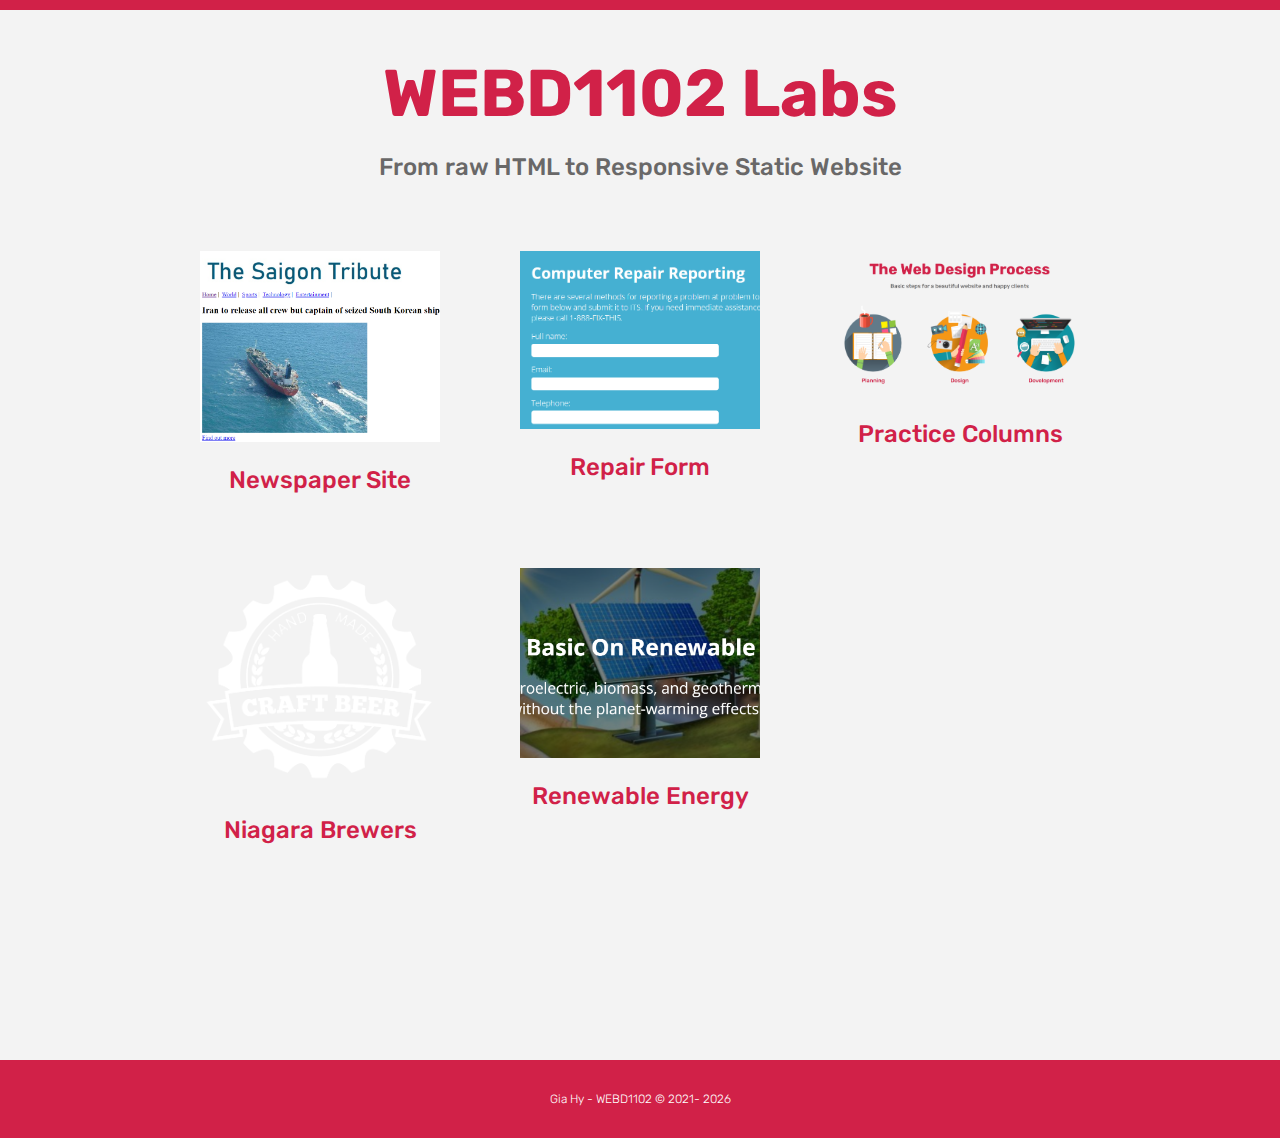
<file: index.html>
<!DOCTYPE html>
<html lang="en">

<head>
	<title>Assignment Three</title>
	<meta charset="utf-8">
	<meta content="width=device-width, initial-scale=1" name="viewport">
	<link rel="stylesheet" href="css/style.css">
</head>

<body>
	<header>
		<h1>WEBD1102 Labs</h1>
		<h2>From raw HTML to Responsive Static Website</h2>
	</header>
	<div class="many-columns">
		<div>
			<a href="Mini-newspaper-site/index.html">
				<img src="images/1-newspaper.png" alt="news site">
			</a>
			<h3>Newspaper Site</h3>
		</div>
		<div>
			<a href="Computer-repair-form/index.html">
				<img src="images/2-repair-form.png" alt="repair form">
			</a>
			<h3>Repair Form</h3>
		</div>
		<div>
			<a href="Implementing-columns/index.html">
				<img src="images/3-columns-practice.png" alt="website with columns">
			</a>
			<h3>Practice Columns</h3>
		</div>
		<div>
			<a href="Niagara-Craft-Brewers/index.html">
				<img src="images/4-beers.png" alt="beers">
			</a>
			<h3>Niagara Brewers</h3>
		</div>
		<div>
			<a href="Final-project/index.html">
				<img src="images/5-renewables.png" alt="energy">
			</a>
			<h3>Renewable Energy</h3>
		</div>
	</div>
	<footer>
		<p>Gia Hy - WEBD1102 &copy; 2021-
			<script>document.write(new Date().getFullYear());</script>
		</p>
	</footer>
</body>

</html>
</file>
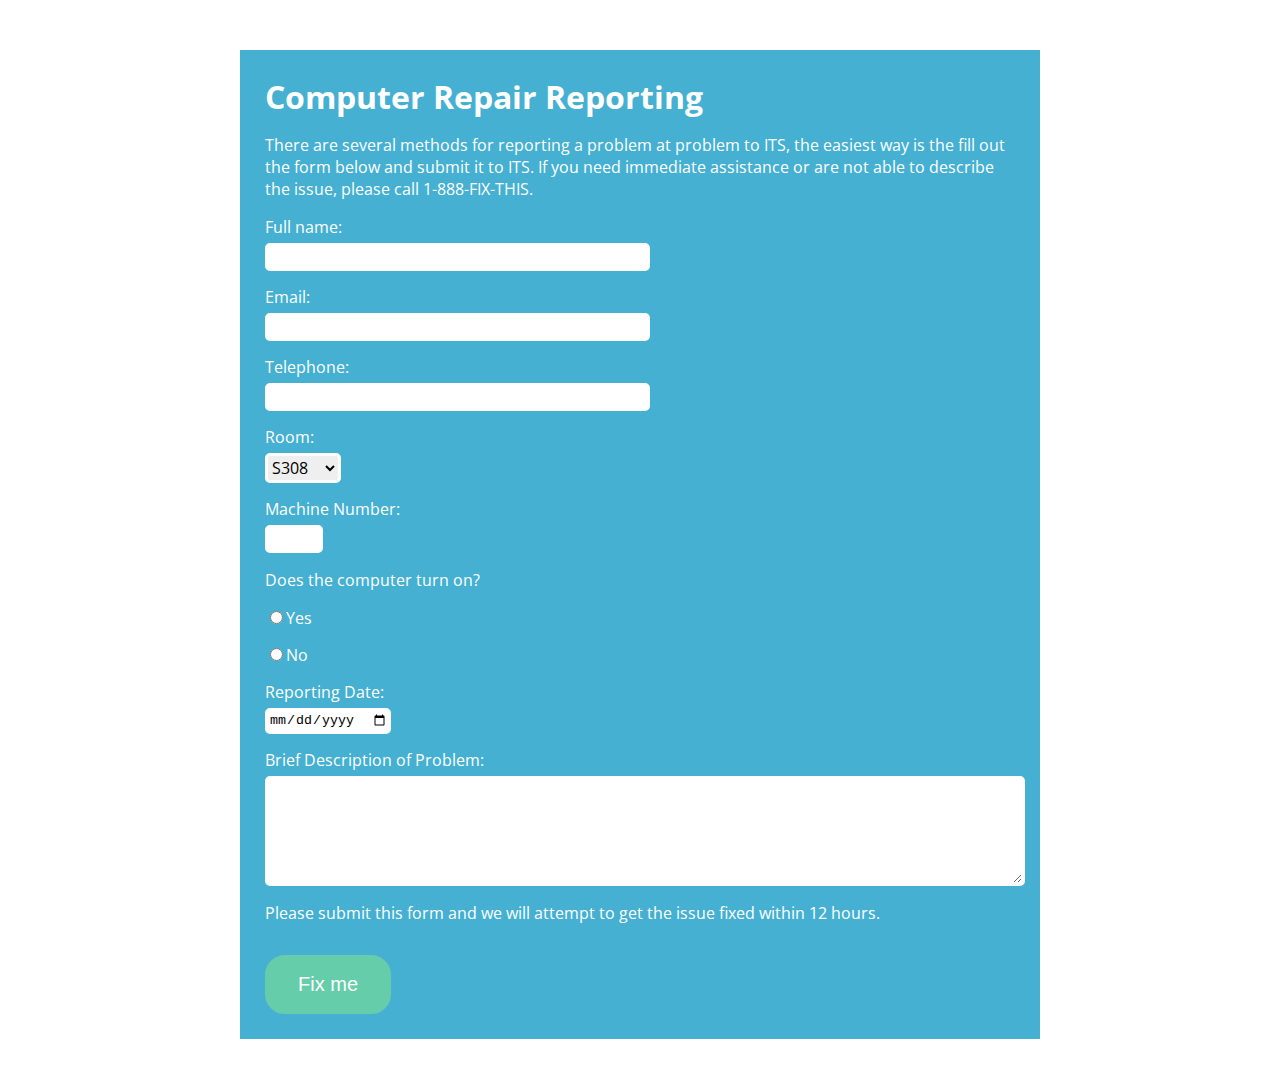
<file: Computer-repair-form/index.html>
<!DOCTYPE html>
<html lang="en">

<head>
	<title>Computer Repair Reporting</title>
	<meta charset="utf-8">
	<meta content="width=device-width, initial-scale=1" name="viewport">
	<link rel="stylesheet" href="css/style.css">
</head>

<body>
	<div id="container">
		<header>
			<h1>Computer Repair Reporting</h1>
		</header>
		<main>
			<!-- Repair report form -->
			<form action="https://webdevbasics.net/scripts/demo.php" method="post">
				<p>There are several methods for reporting a problem at problem to ITS, the easiest way is the fill out
					the form below and submit it to ITS. If you need immediate assistance or are not able to describe
					the issue, please call 1-888-FIX-THIS.</p>

				<div>
					<label for="fullname">Full name:</label>
					<input id="fullname" name="fullname" type="text" required>

					<label for="email">Email:</label>
					<input id="email" name="email" type="email" required>

					<label for="telephone">Telephone:</label>
					<input id="telephone" name="telephone" type="tel">

					<label for="room">Room:</label>
					<div class="select">
						<select id="room" name="room" form="roomlabel">
							<option value="s308">S308</option>
							<option value="s306">S306</option>
							<option value="l2">L2</option>
							<option value="me201">ME201</option>
							<option value="me215">ME215</option>
						</select>
					</div>

					<label for="machine-number">Machine Number:</label>
					<input id="machine-number" name="machine-number" type="number" min="1" max="15" required>

					<p>Does the computer turn on?</p>

					<label for="yes"><input id="yes" name="functional" type="radio" value="yes">Yes</label>

					<label for="no"><input id="no" name="functional" type="radio" value="no">No</label>

					<label for="date">Reporting Date:</label>
					<input id="date" name="date" type="date">

					<label for="description">Brief Description of Problem:</label>
					<textarea id="description" name="description"></textarea>
				</div>

				<p>Please submit this form and we will attempt to get the issue fixed within 12 hours.</p>

				<div>
					<input type="submit" value="Fix me">
				</div>
			</form>
		</main>
	</div>
</body>

</html>
</file>
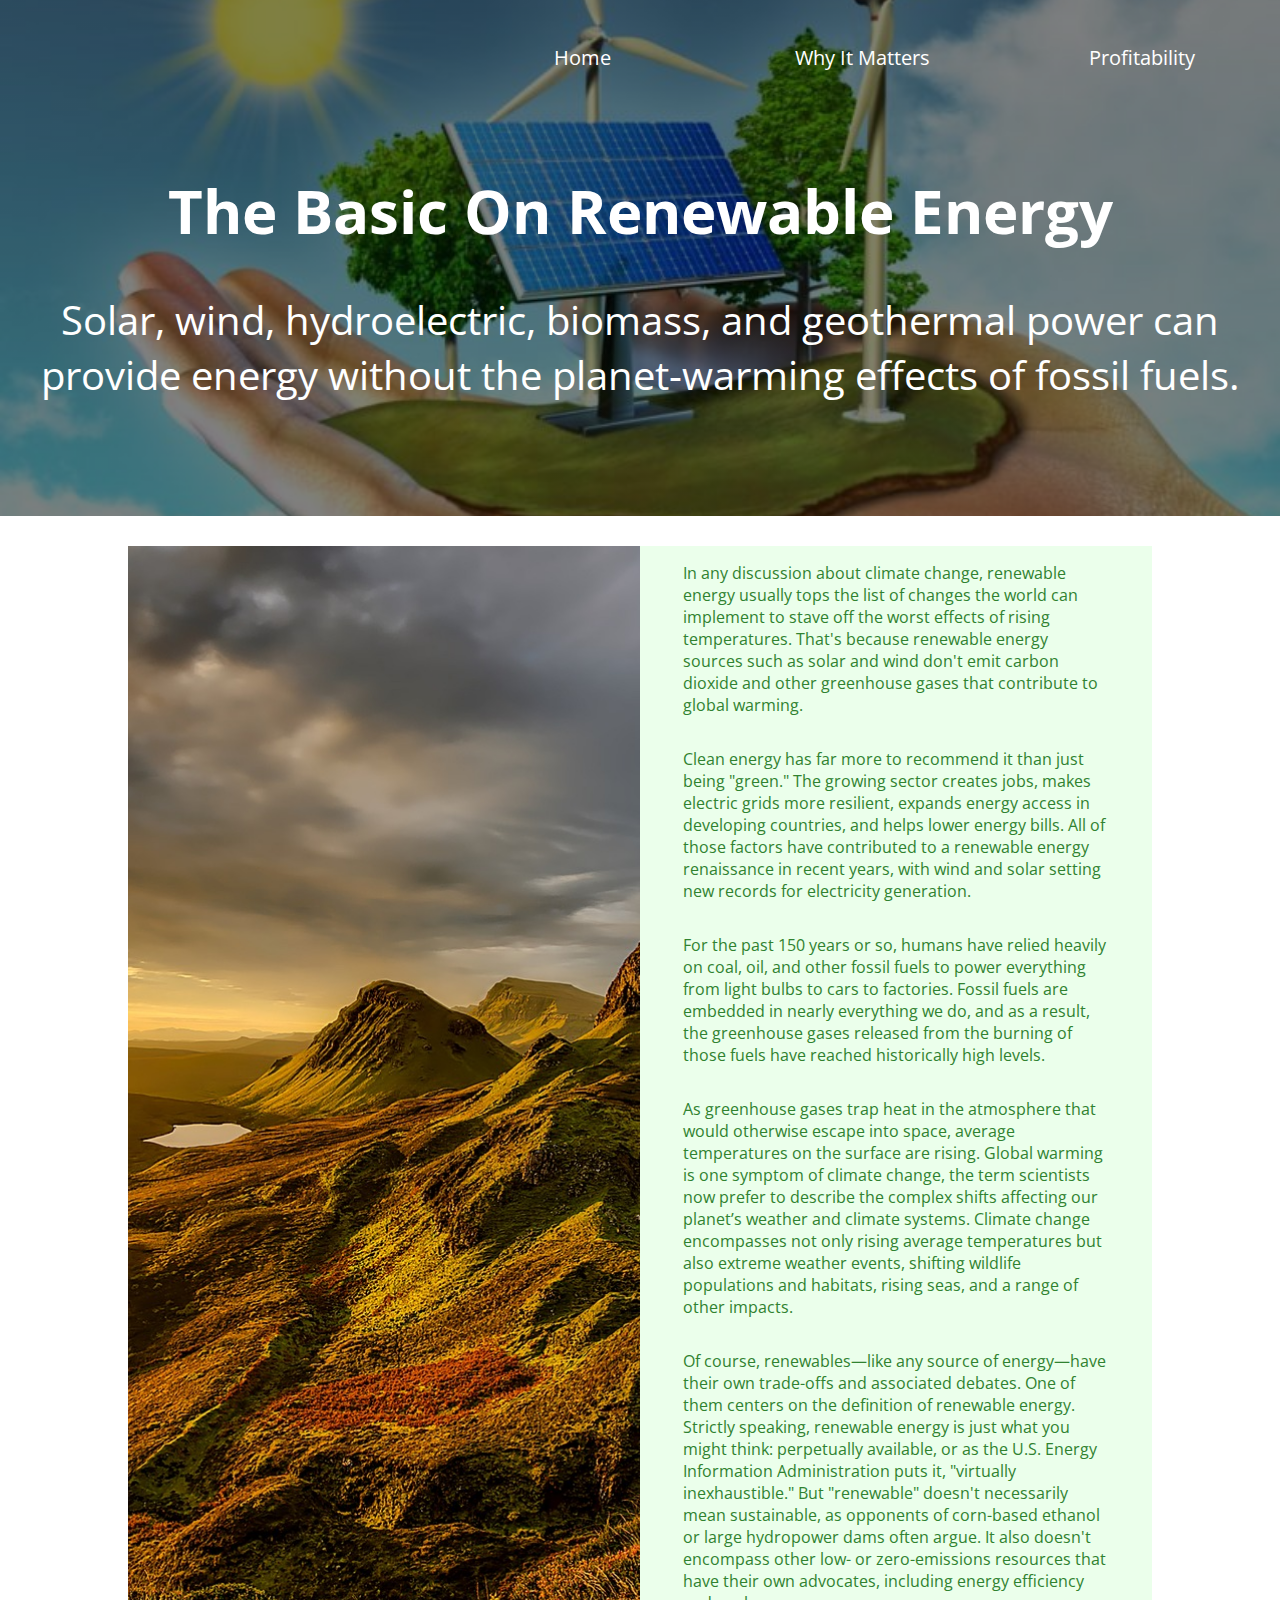
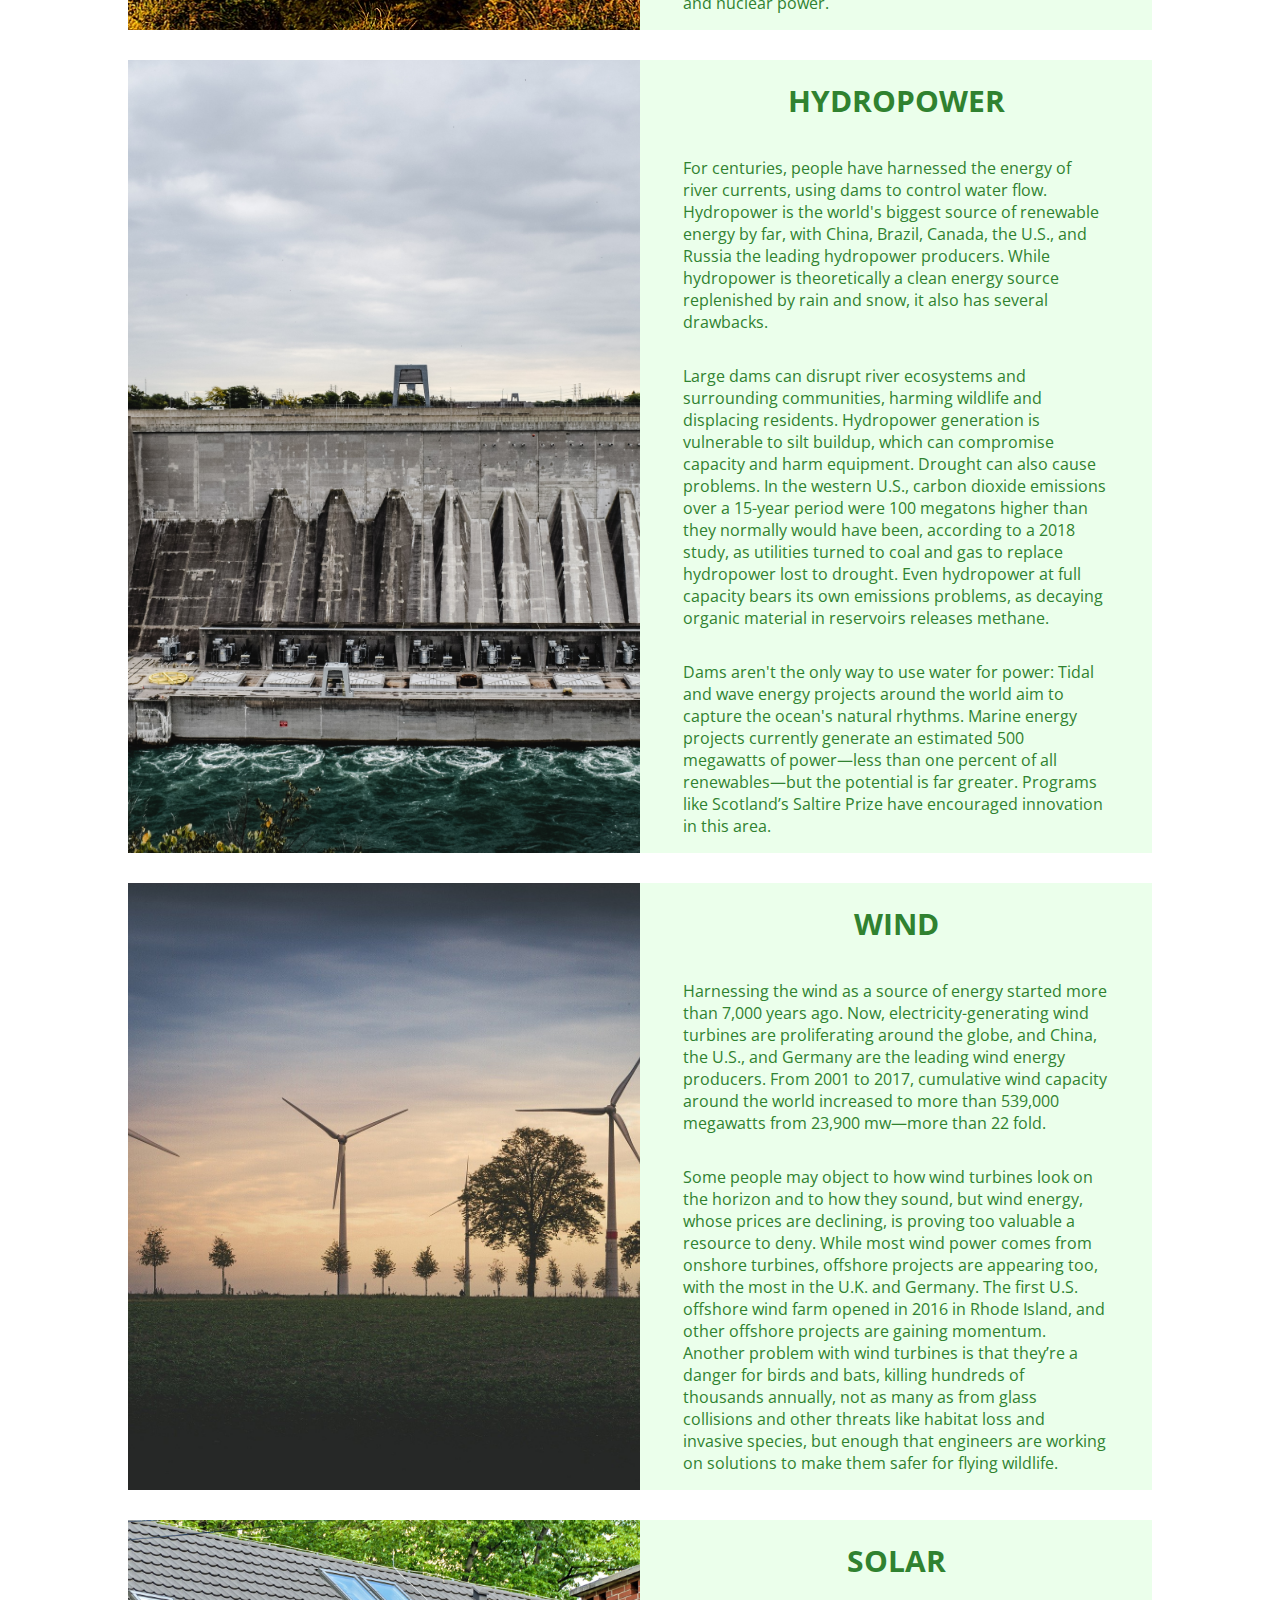
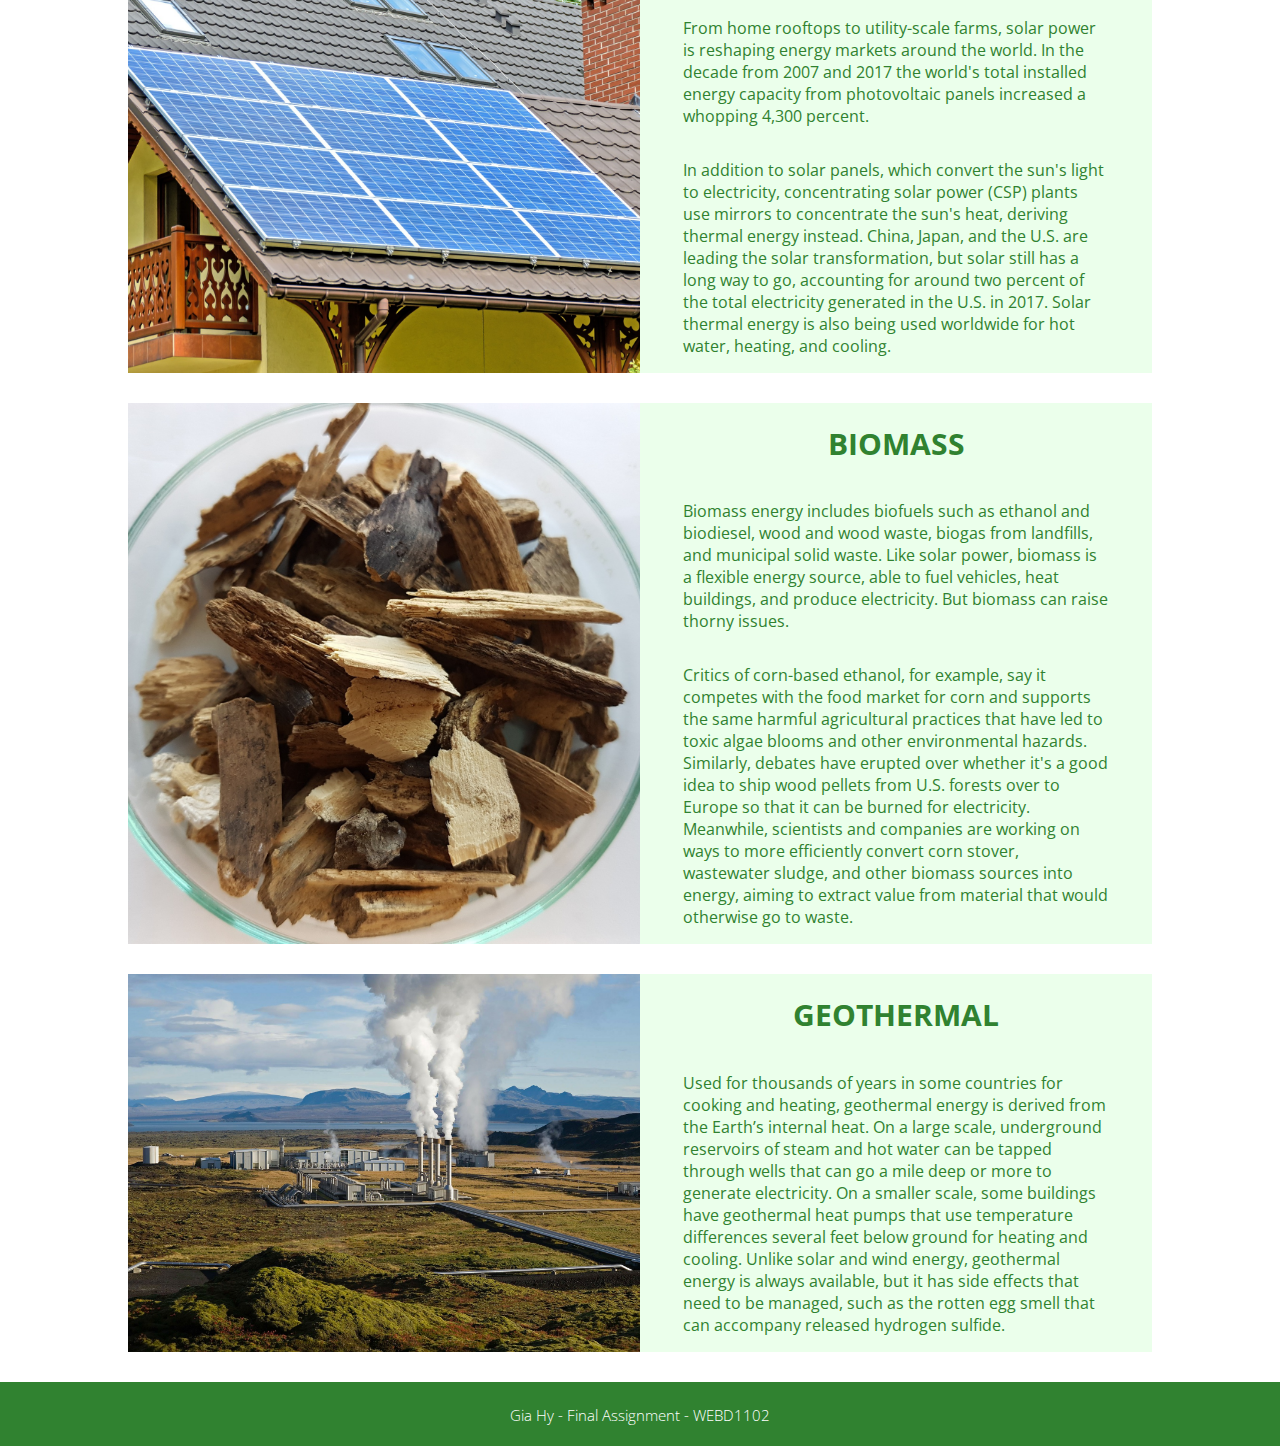
<file: Final-project/index.html>
<!DOCTYPE html>
<html lang="en">

<head>
	<meta charset="utf-8">
	<title>Renewable Energy In A Nutshell</title>
	<meta content="width=device-width, initial-scale=1" name="viewport">
	<link rel="stylesheet" href="css/style.css">
	<link rel="preconnect" href="https://fonts.gstatic.com">
	<link href="https://fonts.googleapis.com/css2?family=Open+Sans:wght@400;700&display=swap" rel="stylesheet">
</head>

<body>
	<header>
		<nav>
			<a id="menu-icon"></a>
			<ul>
				<li><a href="index.html">Home</a></li>
				<li><a href="importance.html">Why It Matters</a></li>
				<li><a href="profitability.html">Profitability</a></li>
			</ul>
		</nav>
		<h1>The Basic On Renewable Energy</h1>
		<h2>Solar, wind, hydroelectric, biomass, and geothermal power can provide energy without the planet-warming
			effects of fossil fuels.</h2>
	</header>
	<div class="many-columns">
		<img src="images/mountains.jpg" alt="a mountain range">
		<section>
			<div class="entire-width-column">
				<p>In any discussion about climate change, renewable energy usually tops the list of changes the world
					can implement to stave off the worst effects of rising temperatures. That's because renewable energy
					sources such as solar and wind don't emit carbon dioxide and other greenhouse gases that contribute
					to global warming.</p>

				<p>Clean energy has far more to recommend it than just being "green." The growing sector creates jobs,
					makes electric grids more resilient, expands energy access in developing countries, and helps lower
					energy bills. All of those factors have contributed to a renewable energy renaissance in recent
					years, with wind and solar setting new records for electricity generation.</p>

				<p>For the past 150 years or so, humans have relied heavily on coal, oil, and other fossil fuels to
					power everything from light bulbs to cars to factories. Fossil fuels are embedded in nearly
					everything we do, and as a result, the greenhouse gases released from the burning of those fuels
					have reached historically high levels.</p>

				<p>As greenhouse gases trap heat in the atmosphere that would otherwise escape into space, average
					temperatures on the surface are rising. Global warming is one symptom of climate change, the term
					scientists now prefer to describe the complex shifts affecting our planet’s weather and climate
					systems. Climate change encompasses not only rising average temperatures but also extreme weather
					events, shifting wildlife populations and habitats, rising seas, and a range of other impacts.</p>

				<p>Of course, renewables—like any source of energy—have their own trade-offs and associated debates. One
					of them centers on the definition of renewable energy. Strictly speaking, renewable energy is just
					what you might think: perpetually available, or as the U.S. Energy Information Administration puts
					it, "virtually inexhaustible." But "renewable" doesn't necessarily mean sustainable, as opponents of
					corn-based ethanol or large hydropower dams often argue. It also doesn't encompass other low- or
					zero-emissions resources that have their own advocates, including energy efficiency and nuclear
					power.</p>
			</div>
		</section>
		<img src="images/hydrodam.jpg" alt="a hydroelectric dam">
		<section>
			<h1>Hydropower</h1>
			<div class="entire-width-column">
				<p>For centuries, people have harnessed the energy of river currents, using dams to control water flow.
					Hydropower is the world's biggest source of renewable energy by far, with China, Brazil, Canada, the
					U.S., and Russia the leading hydropower producers. While hydropower is theoretically a clean energy
					source replenished by rain and snow, it also has several drawbacks.</p>

				<p>Large dams can disrupt river ecosystems and surrounding communities, harming wildlife and displacing
					residents. Hydropower generation is vulnerable to silt buildup, which can compromise capacity and
					harm equipment. Drought can also cause problems. In the western U.S., carbon dioxide emissions over
					a 15-year period were 100 megatons higher than they normally would have been, according to a 2018
					study, as utilities turned to coal and gas to replace hydropower lost to drought. Even hydropower at
					full capacity bears its own emissions problems, as decaying organic material in reservoirs releases
					methane.</p>

				<p>Dams aren't the only way to use water for power: Tidal and wave energy projects around the world aim
					to capture the ocean's natural rhythms. Marine energy projects currently generate an estimated 500
					megawatts of power—less than one percent of all renewables—but the potential is far greater.
					Programs like Scotland’s Saltire Prize have encouraged innovation in this area.</p>
			</div>
		</section>
		<img src="images/wind-power-plant.jpg" alt="wind turbines">
		<section>
			<h1>Wind</h1>
			<div class="entire-width-column">
				<p>Harnessing the wind as a source of energy started more than 7,000 years ago. Now,
					electricity-generating wind turbines are proliferating around the globe, and China, the U.S., and
					Germany are the leading wind energy producers. From 2001 to 2017, cumulative wind capacity around
					the world increased to more than 539,000 megawatts from 23,900 mw—more than 22 fold.</p>

				<p>Some people may object to how wind turbines look on the horizon and to how they sound, but wind
					energy, whose prices are declining, is proving too valuable a resource to deny. While most wind
					power comes from onshore turbines, offshore projects are appearing too, with the most in the U.K.
					and Germany. The first U.S. offshore wind farm opened in 2016 in Rhode Island, and other offshore
					projects are gaining momentum. Another problem with wind turbines is that they’re a danger for birds
					and bats, killing hundreds of thousands annually, not as many as from glass collisions and other
					threats like habitat loss and invasive species, but enough that engineers are working on solutions
					to make them safer for flying wildlife.</p>
			</div>
		</section>
		<img src="images/solar-panels.jpg" alt="a set of solar panels">
		<section>
			<h1>Solar</h1>
			<div class="entire-width-column">
				<p>From home rooftops to utility-scale farms, solar power is reshaping energy markets around the world.
					In the decade from 2007 and 2017 the world's total installed energy capacity from photovoltaic
					panels increased a whopping 4,300 percent.</p>

				<p>In addition to solar panels, which convert the sun's light to electricity, concentrating solar power
					(CSP) plants use mirrors to concentrate the sun's heat, deriving thermal energy instead. China,
					Japan, and the U.S. are leading the solar transformation, but solar still has a long way to go,
					accounting for around two percent of the total electricity generated in the U.S. in 2017. Solar
					thermal energy is also being used worldwide for hot water, heating, and cooling.</p>
			</div>
		</section>
		<img src="images/biomass.jpg" alt="a plate of wood chip">
		<section>
			<h1>Biomass</h1>
			<div class="entire-width-column">
				<p>Biomass energy includes biofuels such as ethanol and biodiesel, wood and wood waste, biogas from
					landfills, and municipal solid waste. Like solar power, biomass is a flexible energy source, able to
					fuel vehicles, heat buildings, and produce electricity. But biomass can raise thorny issues.</p>

				<p>Critics of corn-based ethanol, for example, say it competes with the food market for corn and
					supports the same harmful agricultural practices that have led to toxic algae blooms and other
					environmental hazards. Similarly, debates have erupted over whether it's a good idea to ship wood
					pellets from U.S. forests over to Europe so that it can be burned for electricity. Meanwhile,
					scientists and companies are working on ways to more efficiently convert corn stover, wastewater
					sludge, and other biomass sources into energy, aiming to extract value from material that would
					otherwise go to waste.</p>
			</div>
		</section>
		<img src="images/power-plant.jpg" alt="a geothermal plant">
		<section>
			<h1>Geothermal</h1>
			<div class="entire-width-column">
				<p>Used for thousands of years in some countries for cooking and heating, geothermal energy is derived
					from the Earth’s internal heat. On a large scale, underground reservoirs of steam and hot water can
					be tapped through wells that can go a mile deep or more to generate electricity. On a smaller scale,
					some buildings have geothermal heat pumps that use temperature differences several feet below ground
					for heating and cooling. Unlike solar and wind energy, geothermal energy is always available, but it
					has side effects that need to be managed, such as the rotten egg smell that can accompany released
					hydrogen sulfide.</p>
			</div>
		</section>
	</div>
	<footer>
		<small>Gia Hy - Final Assignment - WEBD1102</small>
	</footer>
</body>

</html>
</file>
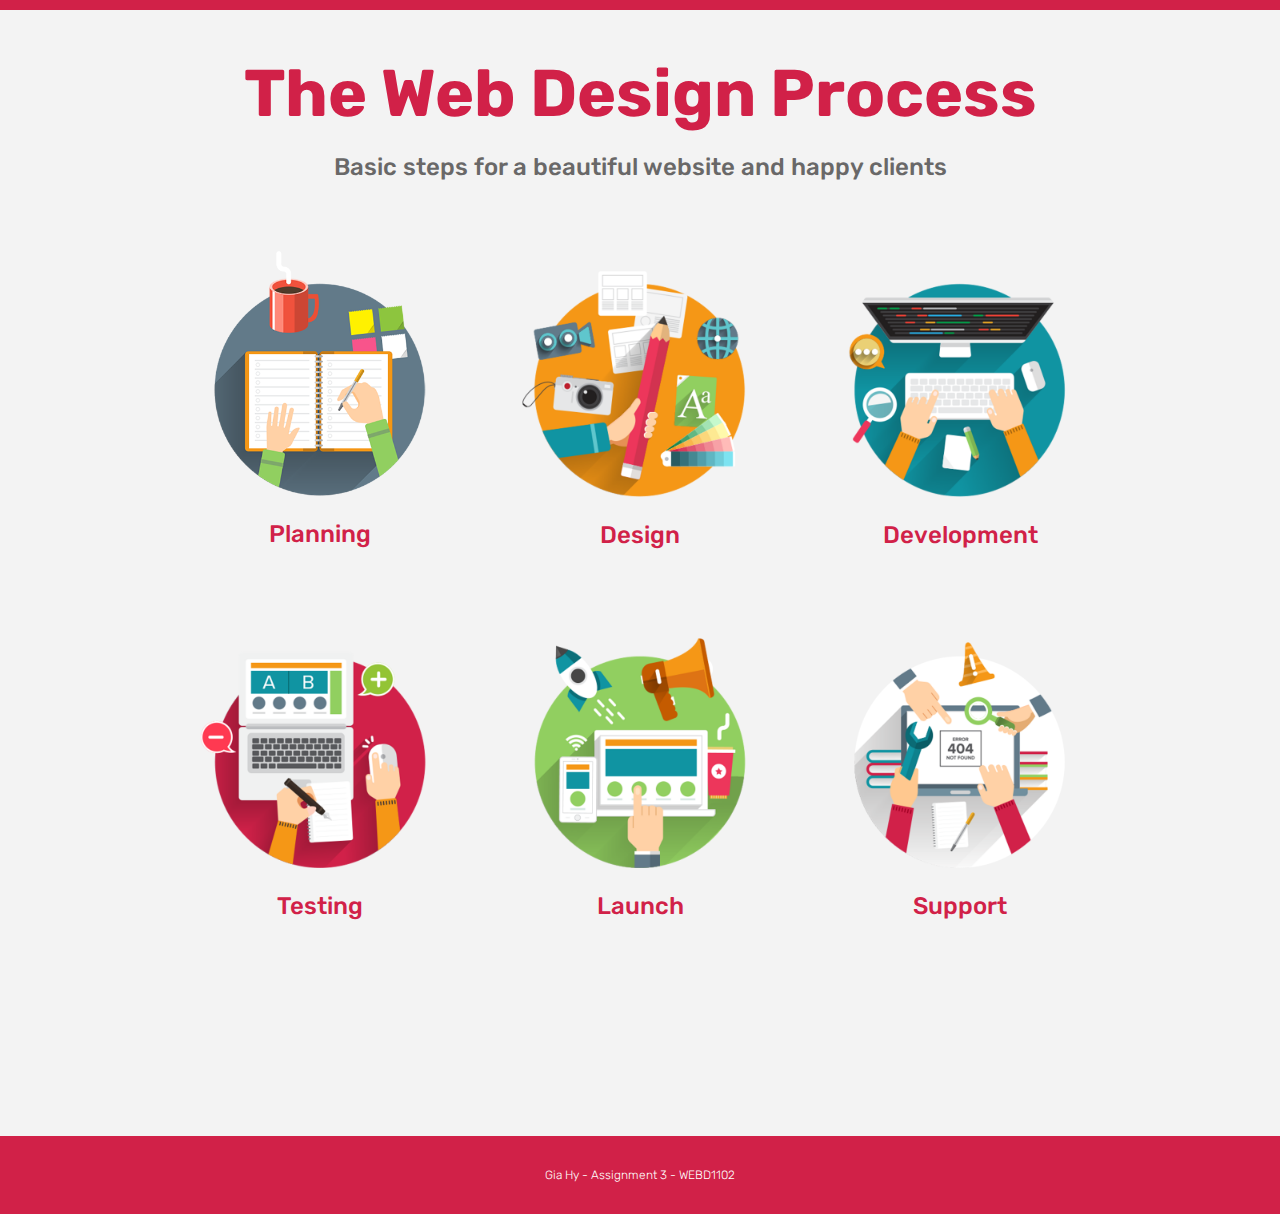
<file: Implementing-columns/index.html>
<!DOCTYPE html>
<html lang="en">

<head>
	<title>Assignment Three</title>
	<meta charset="utf-8">
	<meta content="width=device-width, initial-scale=1" name="viewport">
	<link rel="stylesheet" href="css/style.css">
</head>

<body>
	<header>
		<h1>The Web Design Process</h1>
		<h2>Basic steps for a beautiful website and happy clients</h2>
	</header>
	<div class="many-columns">
		<div>
			<img src="images/planning.png" alt="someone writing">
			<h3>Planning</h3>
		</div>
		<div>
			<img src="images/design.png" alt="holding a pencil">
			<h3>Design</h3>
		</div>
		<div>
			<img src="images/development.png" alt="someone typing">
			<h3>Development</h3>
		</div>
		<div>
			<img src="images/testing.png" alt="someone testing the computer">
			<h3>Testing</h3>
		</div>
		<div>
			<img src="images/launch.png" alt="pressing launch">
			<h3>Launch</h3>
		</div>
		<div>
			<img src="images/support.png" alt="error screen">
			<h3>Support</h3>
		</div>
	</div>
	<footer>
		<p>Gia Hy - Assignment 3 - WEBD1102</p>
	</footer>
</body>

</html>
</file>
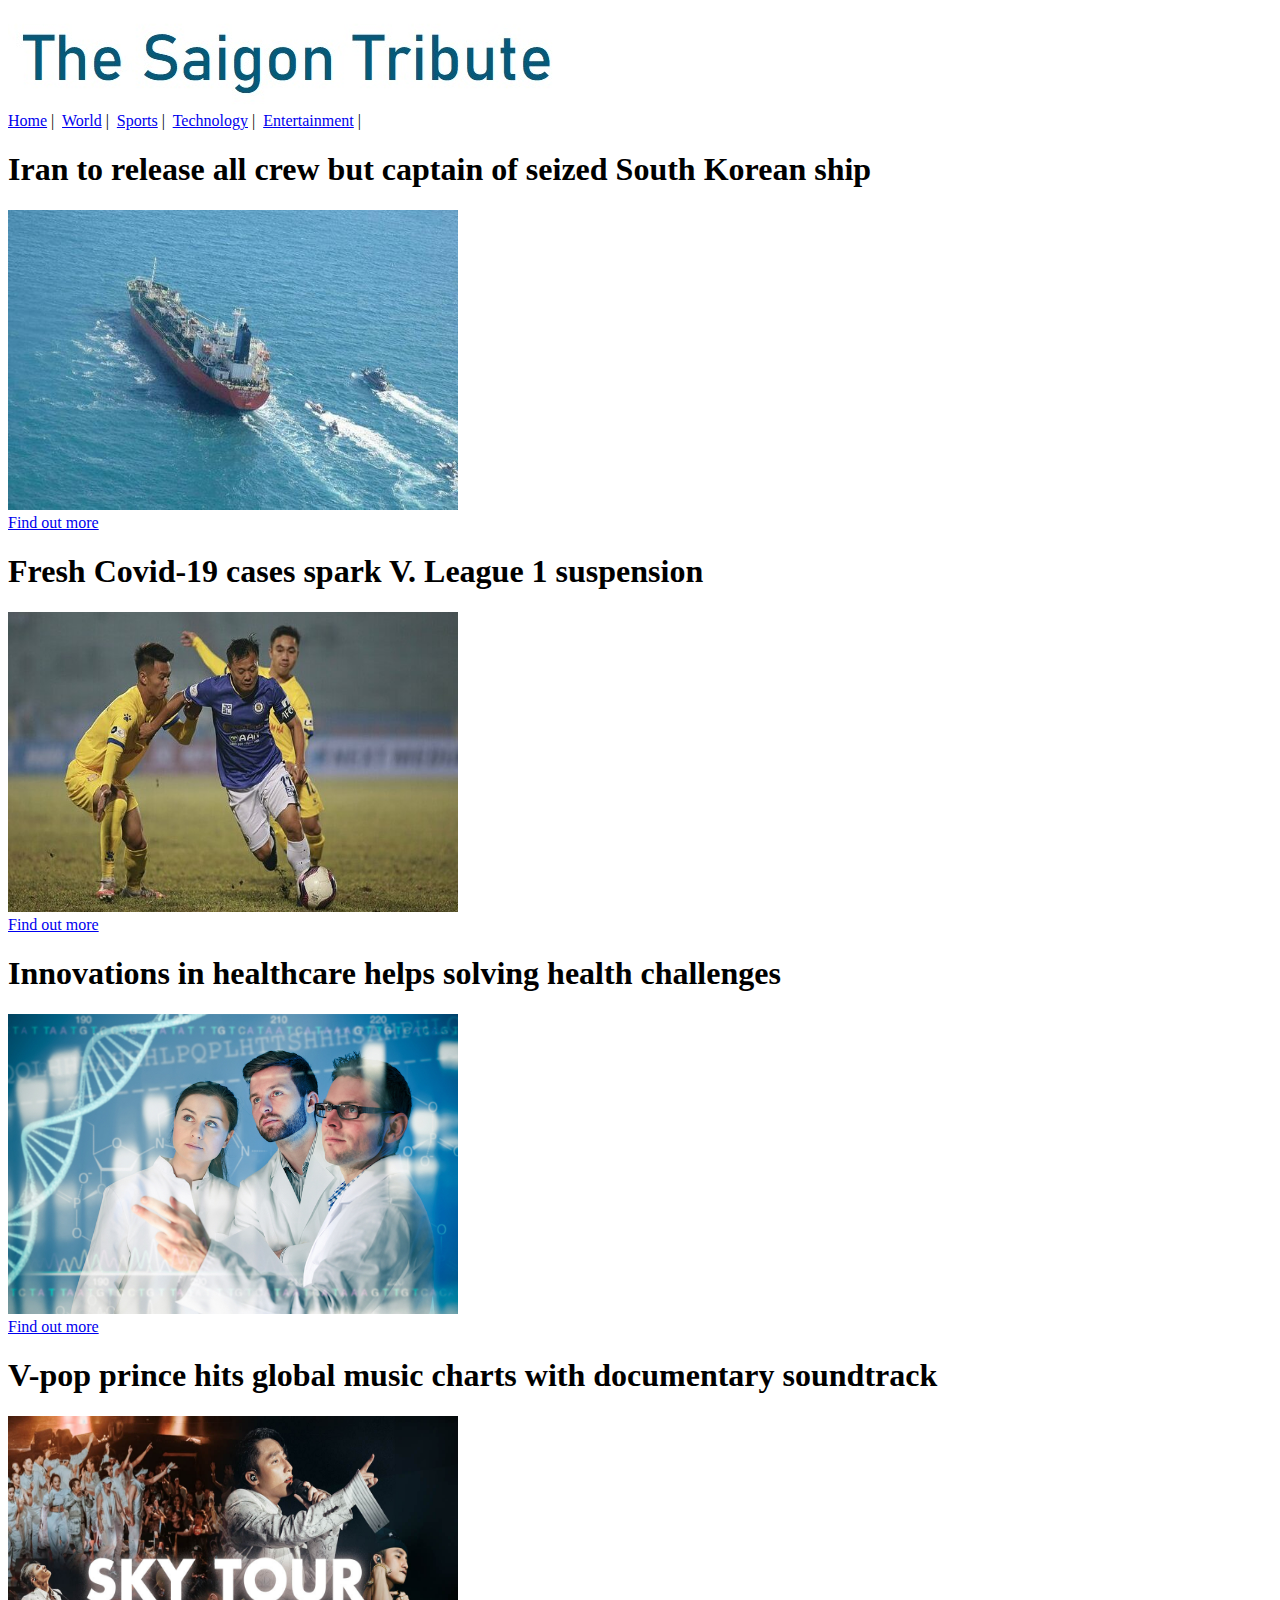
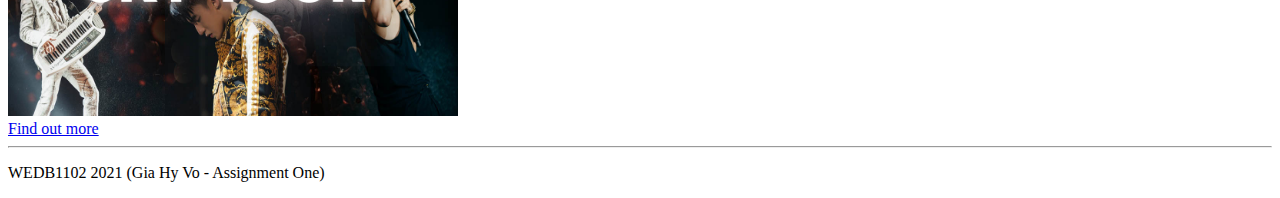
<file: Mini-newspaper-site/index.html>
<!DOCTYPE html>
<html lang="en">

<head>
    <title>Home</title>
    <meta charset="utf-8">
    <meta content="width=device-width, initial-scale=1" name="viewport">
</head>

<body>
    <header>
        <img alt="the saigon tribute banner" src="images/saigon-tribute-banner.jpg" width="565" height="100">
        <nav>
            <a href="index.html">Home</a>&nbsp;|&nbsp;
            <a href="world-news.html">World</a>&nbsp;|&nbsp;
            <a href="sports-news.html">Sports</a>&nbsp;|&nbsp;
            <a href="technology-news.html">Technology</a>&nbsp;|&nbsp;
            <a href="entertainment-news.html">Entertainment</a>&nbsp;|&nbsp;
        </nav>
    </header>

    <main>
        <article>
            <h1>Iran to release all crew but captain of seized South Korean ship</h1>
            <img alt="south-korea-tanker" src="images/south-korea-tanker.jpg" width="450" height="300">
            <nav>
                <a href="world-news.html">Find out more</a>
            </nav>
        </article>
        <article>
            <h1>Fresh Covid-19 cases spark V. League 1 suspension</h1>
            <img alt="HNFC-vs-NDFC" src="images/HNFC-vs-NDFC.jpg" width="450" height="300">
            <nav>
                <a href="sports-news.html">Find out more</a>
            </nav>
        </article>
        <article>
            <h1>Innovations in healthcare helps solving health challenges</h1>
            <img alt="example-of-therapies" src="images/example-of-therapies.jpg" width="450" height="300">
            <nav>
                <a href="technology-news.html">Find out more</a>
            </nav>
        </article>
        <article>
            <h1>V-pop prince hits global music charts with documentary soundtrack</h1>
            <img alt="sky-tour-poster" src="images/sky-tour-poster.jpg" width="450" height="300">
            <nav>
                <a href="entertainment-news.html">Find out more</a>
            </nav>
        </article>
    </main>
    <hr>
    <footer>
        <p>
            WEDB1102 2021 (Gia Hy Vo - Assignment One)
        </p>
    </footer>
</body>

</html>
</file>
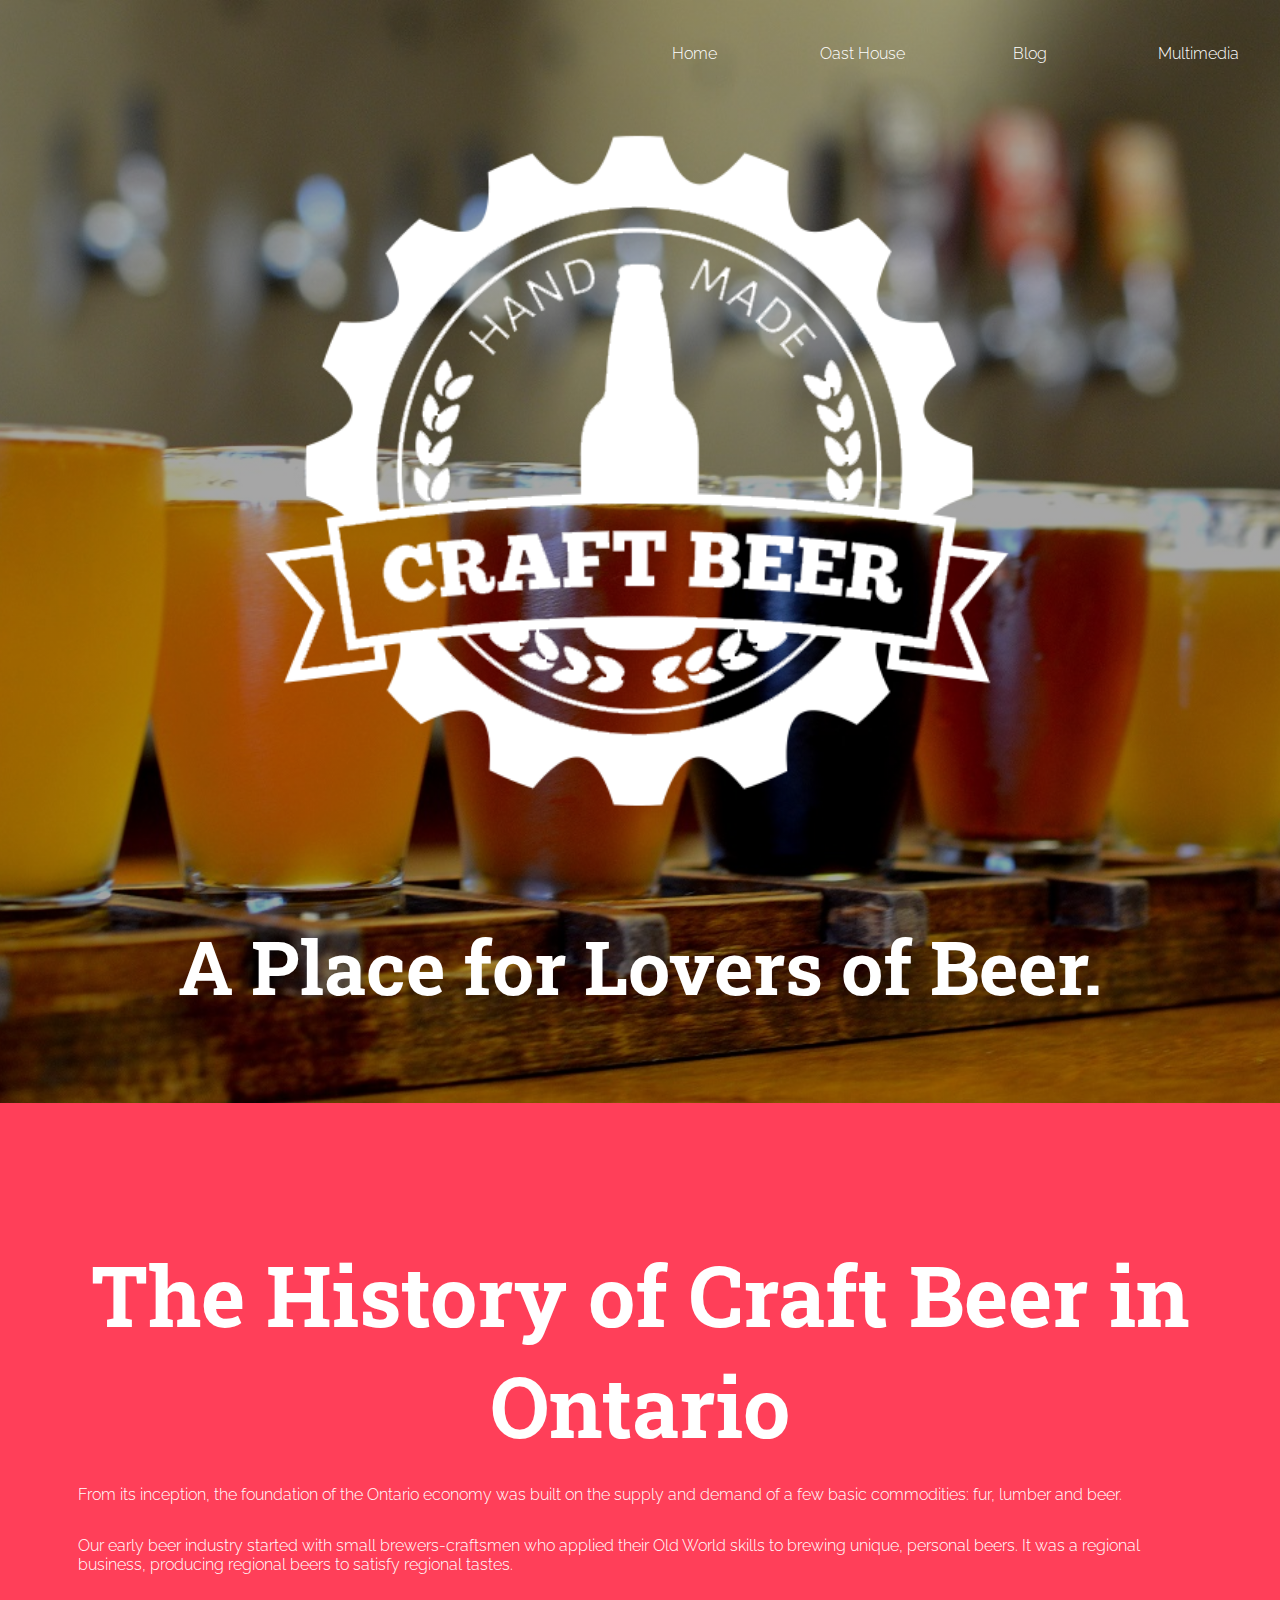
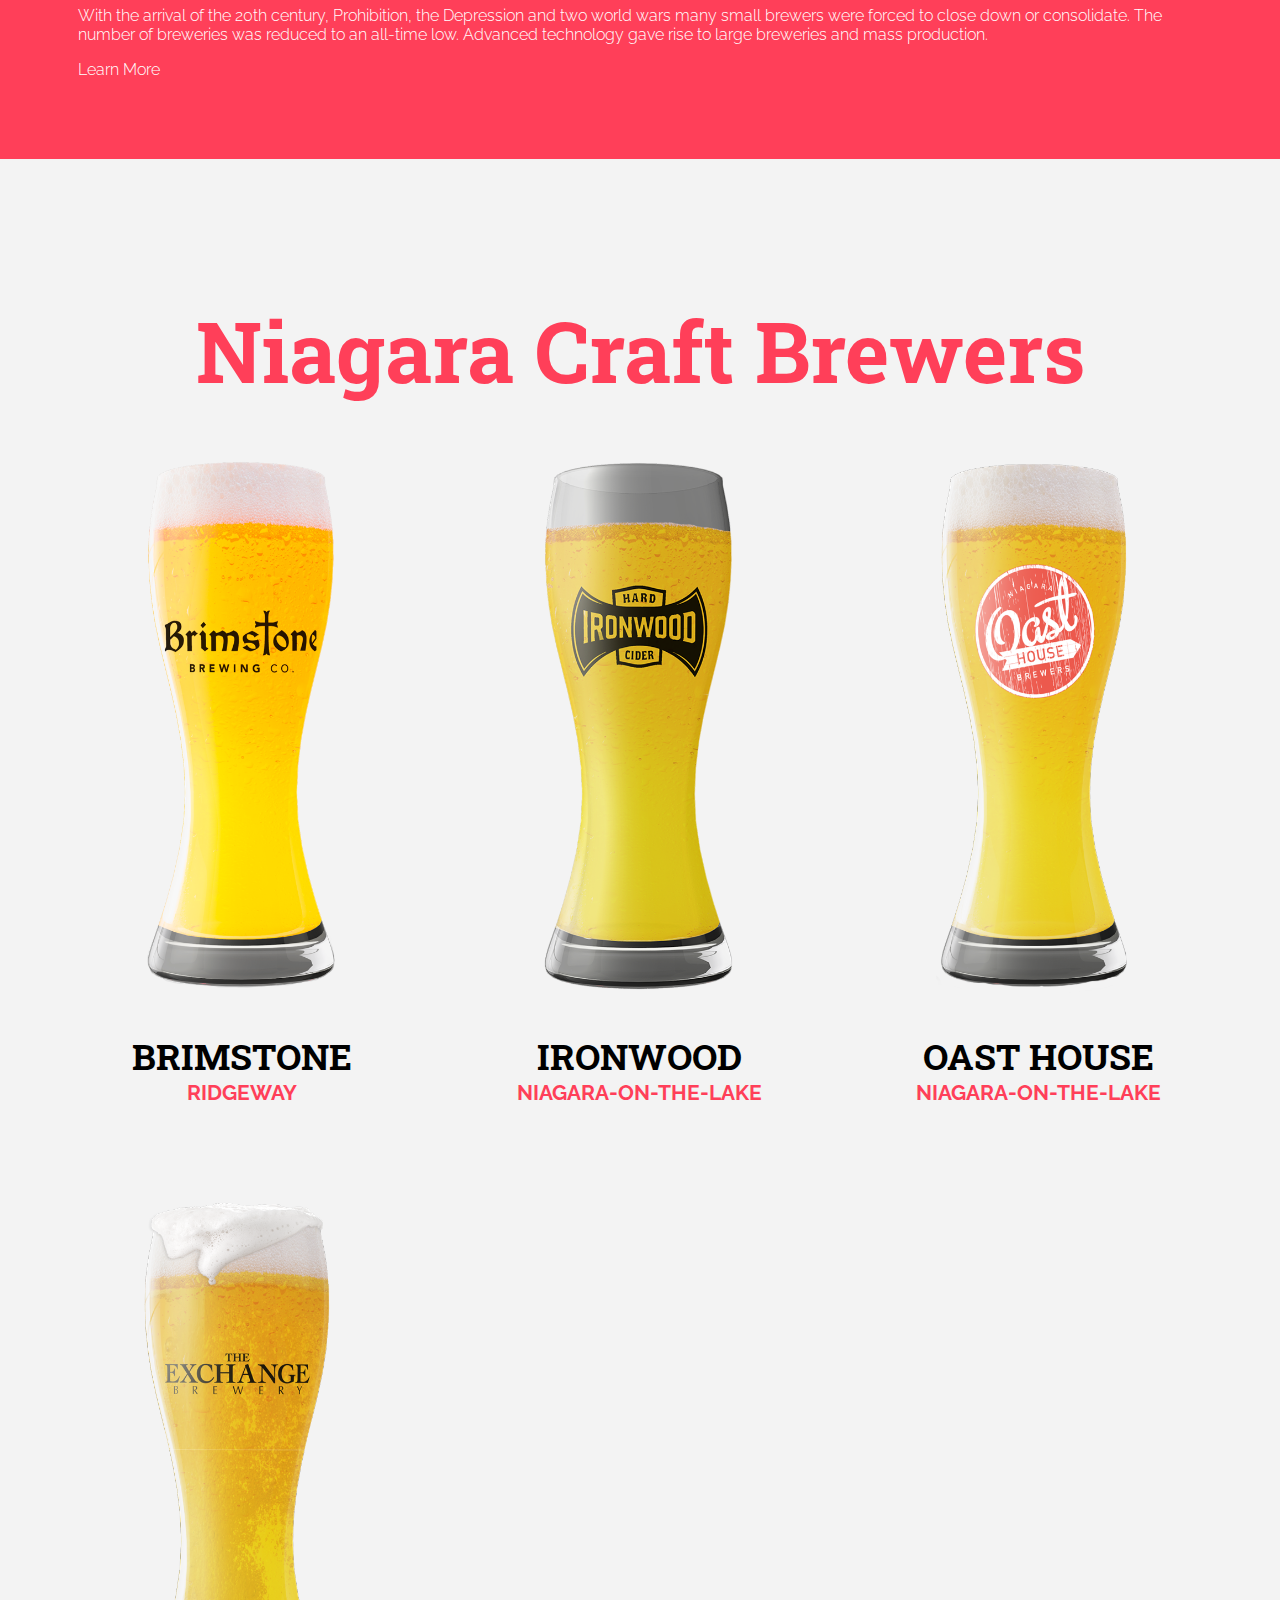
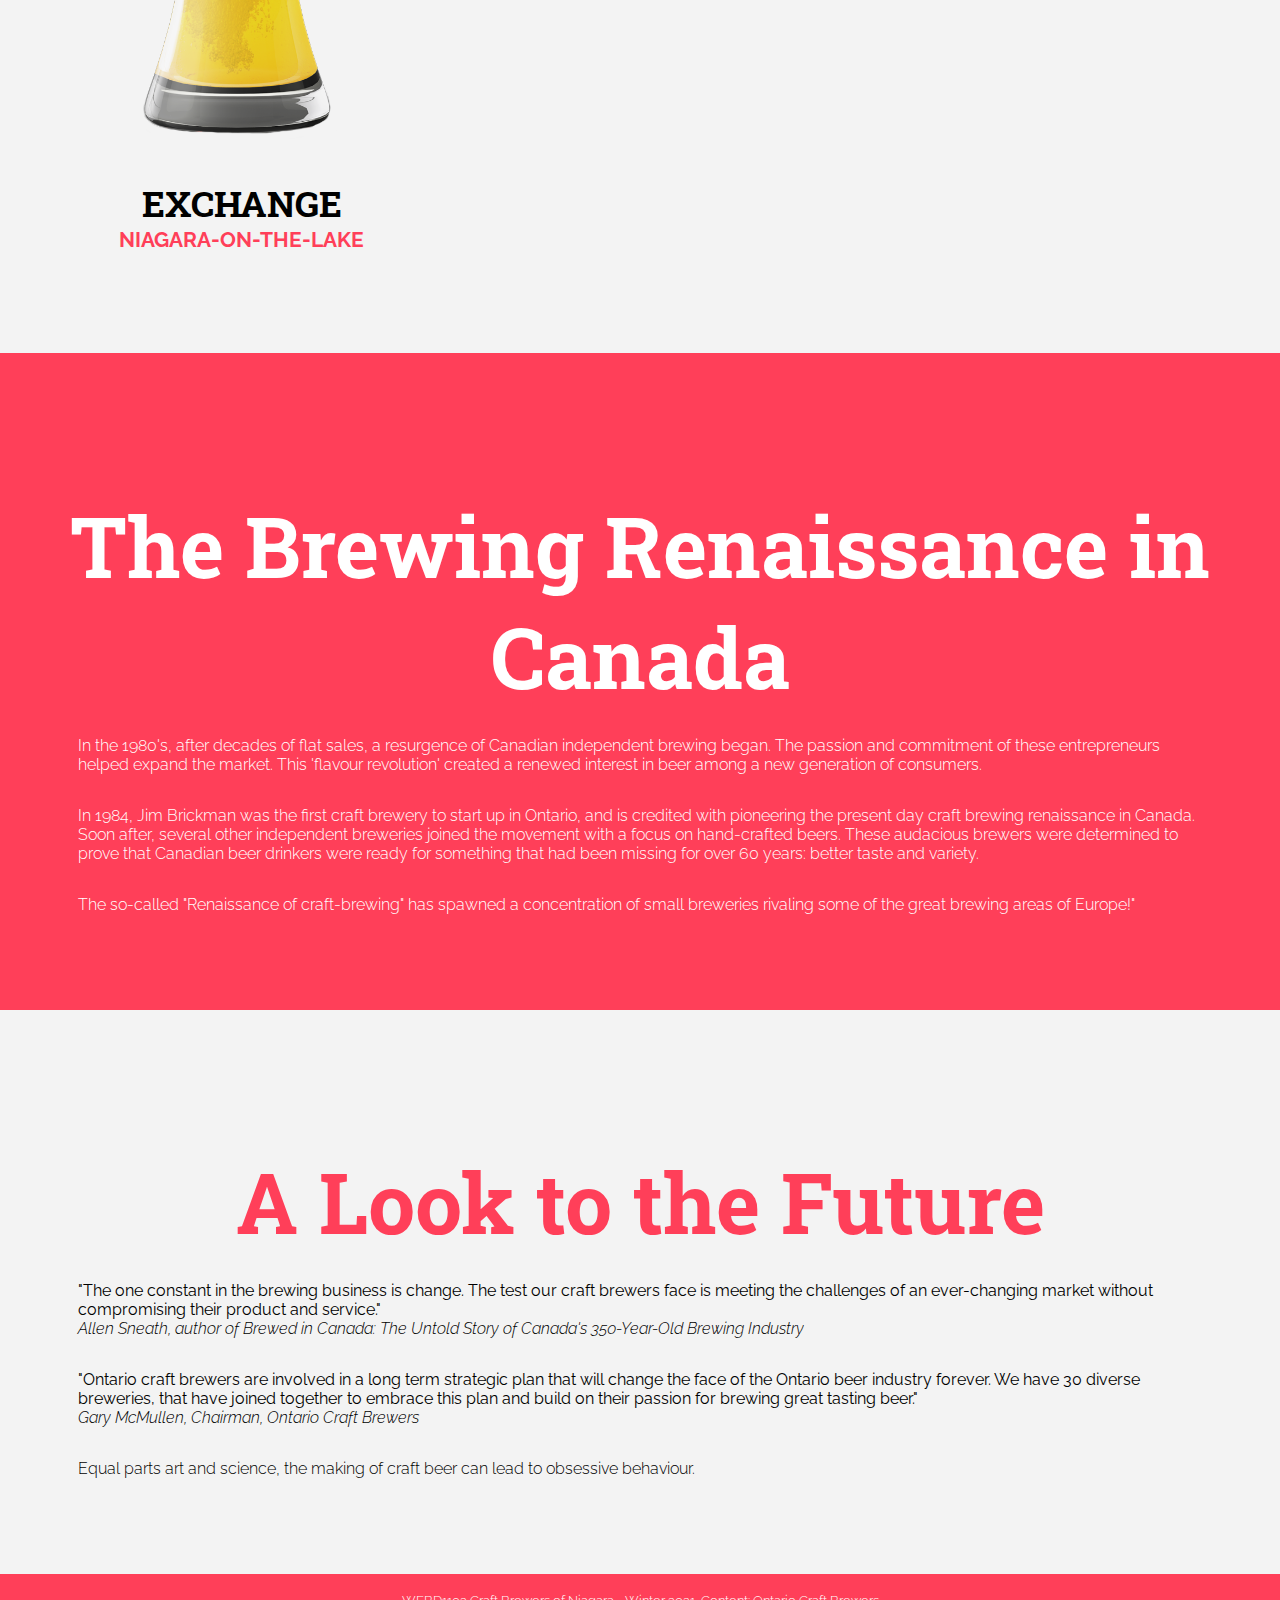
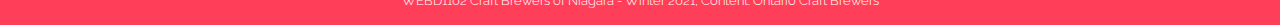
<file: Niagara-Craft-Brewers/index.html>
<!DOCTYPE html>
<html lang="en">

<head>
    <meta charset="utf-8">
    <title>A Place for Lovers of Beer.</title>
    <meta content="width=device-width, initial-scale=1" name="viewport">
    <link rel="stylesheet" href="css/style.css">
    <link rel="preconnect" href="https://fonts.gstatic.com">
    <link href="https://fonts.googleapis.com/css2?family=Raleway:wght@300&family=Roboto+Slab:wght@700&display=swap"
        rel="stylesheet">
</head>

<body>
    <header>
        <nav>
            <a id="menu-icon"></a>
            <ul>
                <li><a href="index.html">Home</a></li>
                <li><a href="beers.html">Oast House</a></li>
                <li><a href="blog.html">Blog</a></li>
                <li><a href="media.html">Multimedia</a></li>
            </ul>

        </nav>
        <img src="images/logo.png" alt="a beer logo">

        <h1>A Place for Lovers of Beer.</h1>
    </header>

    <section class="red-section">
        <h1>The History of Craft Beer in Ontario</h1>
        <div class="fwidth-column">
            <p>From its inception, the foundation of the Ontario economy was built on the supply and demand of a few
                basic commodities: fur, lumber and beer.</p>

            <p>Our early beer industry started with small brewers-craftsmen who applied their Old World skills to
                brewing unique, personal beers. It was a regional business, producing regional beers to satisfy regional
                tastes.</p>

            <p>With the arrival of the 20th century, Prohibition, the Depression and two world wars many small brewers
                were forced to close down or consolidate. The number of breweries was reduced to an all-time low.
                Advanced technology gave rise to large breweries and mass production.</p>
            <div>
                <a href="#">Learn More</a>
            </div>
        </div>
    </section>

    <section class="grey-section">
        <h1>Niagara Craft Brewers</h1>
        <div class="small-column">
            <div>
                <img src="images/brimstone-beer.png" alt="a pint of Brimstone beer">
                <h2>Brimstone</h2>
                <h3>Ridgeway</h3>
            </div>

            <div>
                <img src="images/ironwood-beer.png" alt="a pint of Ironwood beer">
                <h2>Ironwood</h2>
                <h3>Niagara-on-the-Lake</h3>
            </div>

            <div>
                <img src="images/oast-beer.png" alt="a pint of Oast House beer">
                <h2>Oast House</h2>
                <h3>Niagara-on-the-Lake</h3>
            </div>

            <div>
                <img src="images/exchange-beer.png" alt="a pint of Exchange beer">
                <h2>Exchange</h2>
                <h3>Niagara-on-the-Lake</h3>
            </div>
        </div>
    </section>

    <section class="red-section">

        <h1>The Brewing Renaissance in Canada</h1>

        <div class="fwidth-column">

            <p>In the 1980's, after decades of flat sales, a resurgence of Canadian independent brewing began. The
                passion and commitment of these entrepreneurs helped expand the market. This 'flavour revolution'
                created a renewed interest in beer among a new generation of consumers.</p>

            <p>In 1984, Jim Brickman was the first craft brewery to start up in Ontario, and is credited with pioneering
                the present day craft brewing renaissance in Canada. Soon after, several other independent breweries
                joined the movement with a focus on hand-crafted beers. These audacious brewers were determined to prove
                that Canadian beer drinkers were ready for something that had been missing for over 60 years: better
                taste and variety.</p>

            <p>The so-called "Renaissance of craft-brewing" has spawned a concentration of small breweries rivaling some
                of the great brewing areas of Europe!"</p>
        </div>
    </section>

    <section class="grey-section">
        <h1>A Look to the Future</h1>

        <div class="fwidth-column">
            <p><strong>"The one constant in the brewing business is change. The test our craft brewers face is meeting
                    the challenges of an ever-changing market without compromising their product and
                    service."</strong><br>
                <i>Allen Sneath, author of Brewed in Canada: The Untold Story of Canada's 350-Year-Old Brewing
                    Industry</i>
            </p>

            <p><strong>"Ontario craft brewers are involved in a long term strategic plan that will change the face of
                    the Ontario beer industry forever. We have 30 diverse breweries, that have joined together to
                    embrace this plan and build on their passion for brewing great tasting beer."</strong><br>
                <i>Gary McMullen, Chairman, Ontario Craft Brewers</i>
            </p>

            <p>Equal parts art and science, the making of craft beer can lead to obsessive behaviour.</p>
        </div>
    </section>

    <footer>
        <small> WEBD1102 Craft Brewers of Niagara - Winter 2021, Content: Ontario Craft Brewers</small>
    </footer>
</body>

</html>
</file>
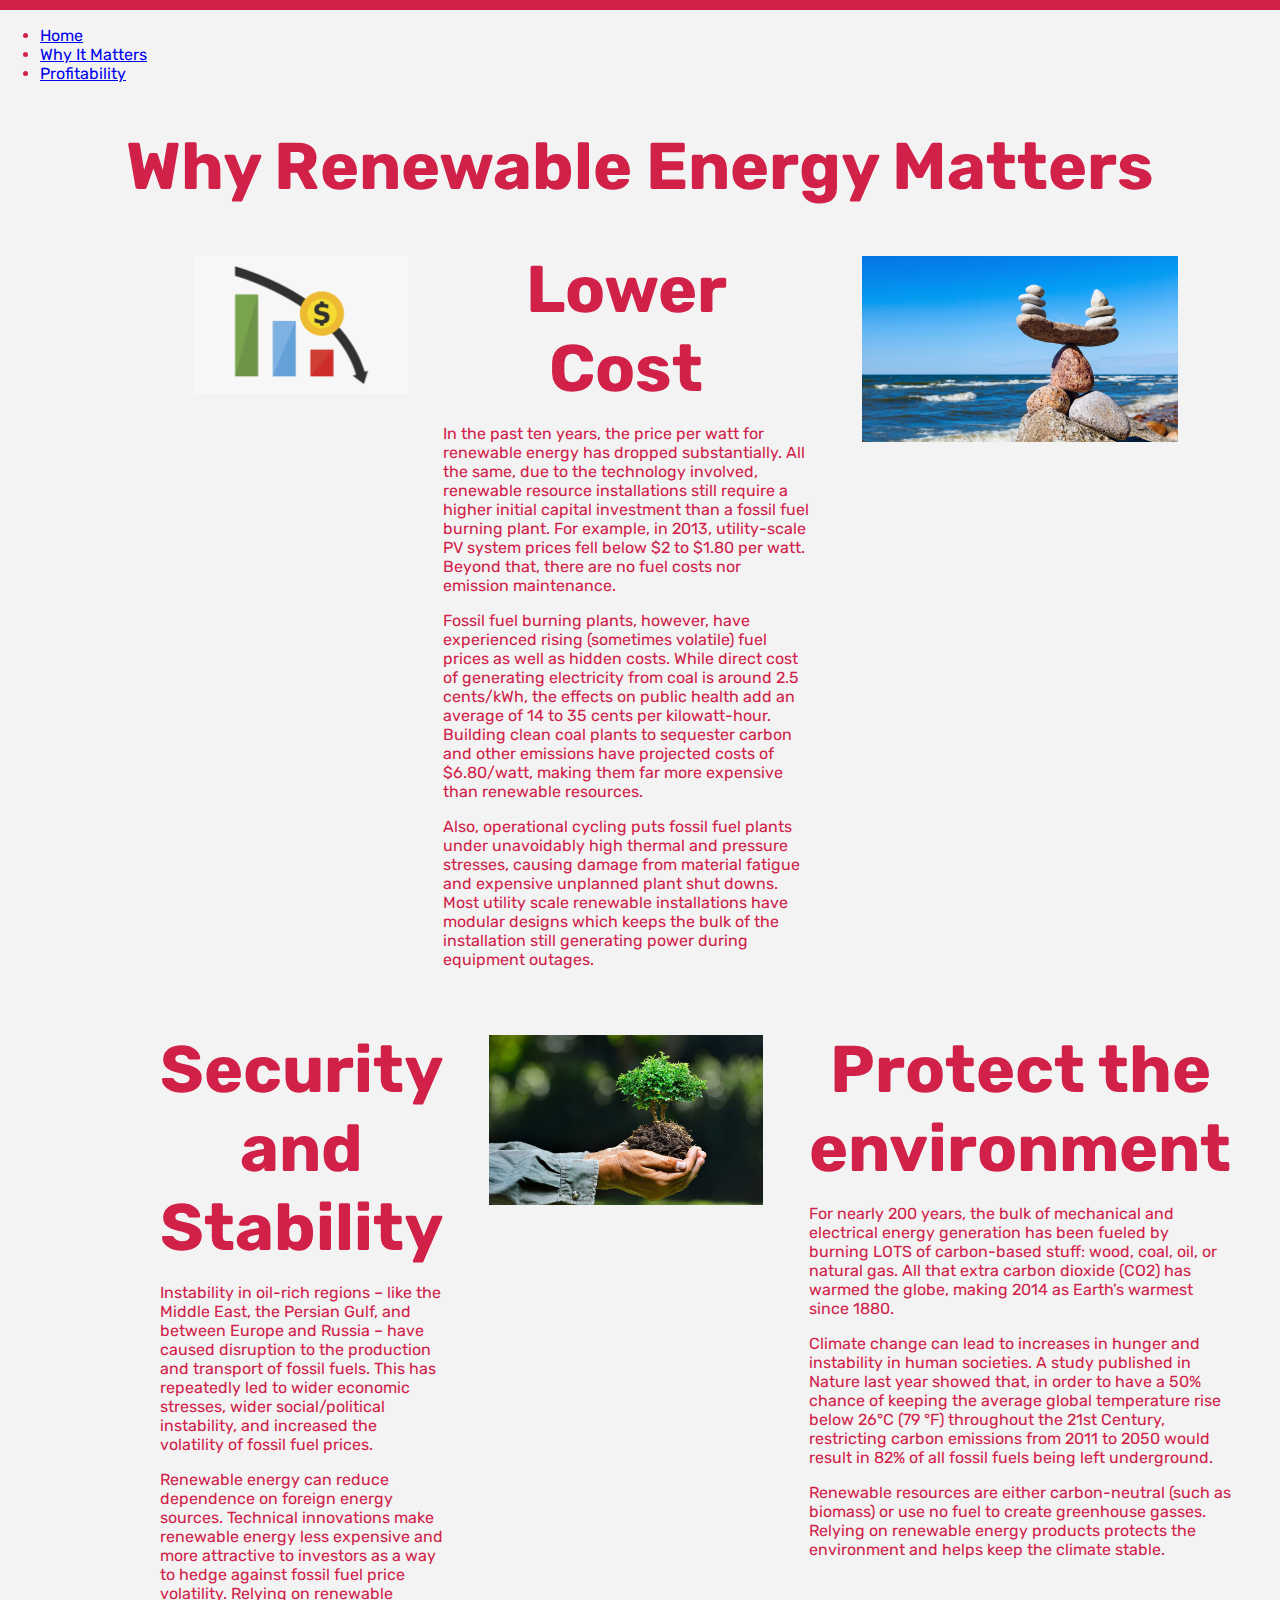
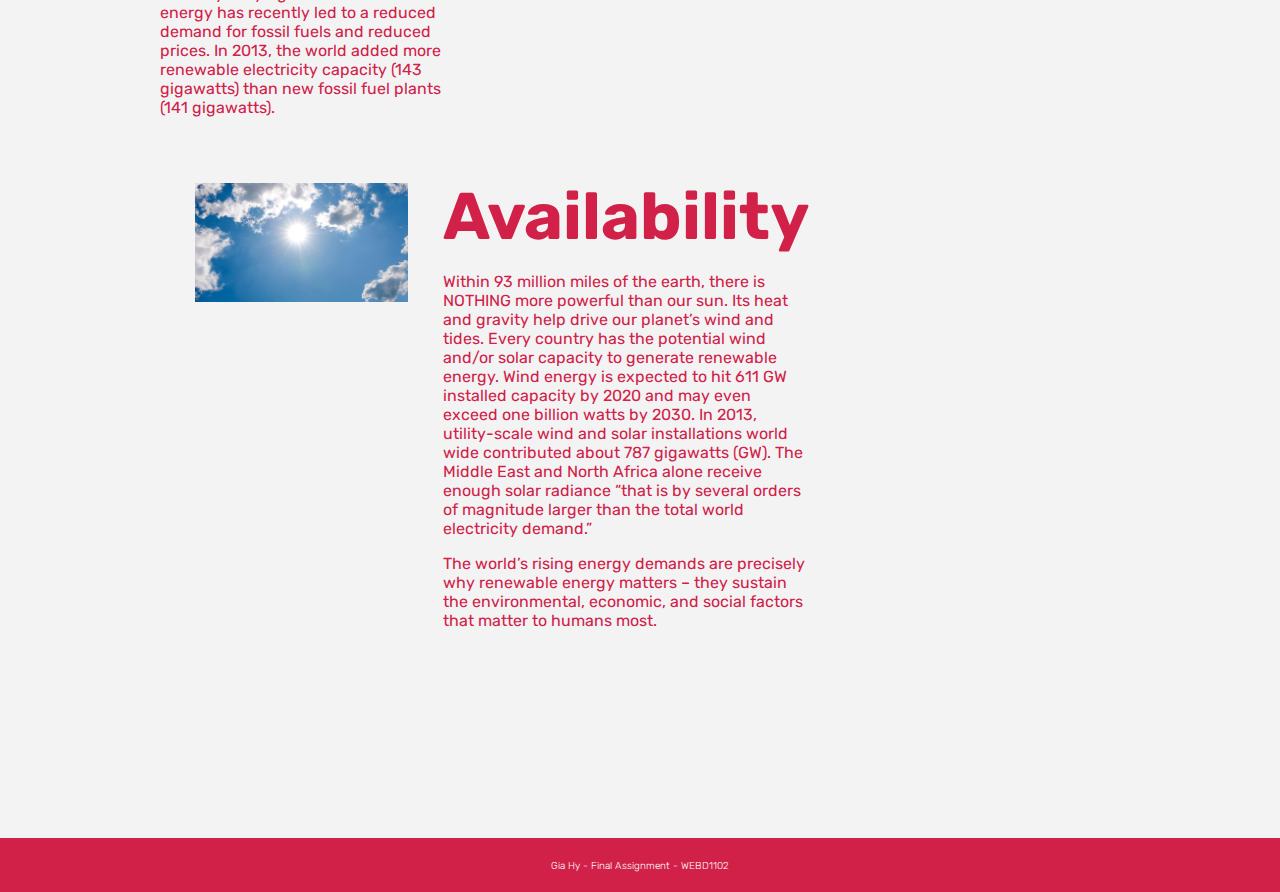
<file: importance.html>
<!DOCTYPE html>
<html lang="en">

<head>
	<meta charset="utf-8">
	<title>Renewable Energy In A Nutshell</title>
	<meta content="width=device-width, initial-scale=1" name="viewport">
	<link rel="stylesheet" href="css/style.css">
	<link rel="preconnect" href="https://fonts.gstatic.com">
	<link href="https://fonts.googleapis.com/css2?family=Open+Sans:wght@400;700&display=swap" rel="stylesheet">
</head>

<body>
	<header>
		<nav>
			<a id="menu-icon"></a>
			<ul>
				<li><a href="index.html">Home</a></li>
				<li><a href="importance.html">Why It Matters</a></li>
				<li><a href="profitability.html">Profitability</a></li>
			</ul>
		</nav>
		<h1>Why Renewable Energy Matters</h1>
	</header>
	<div class="many-columns">
		<img src="images/lower-cost.png" alt="reduce price">
		<section>
			<h1>Lower Cost</h1>
			<div class="entire-width-column">
				<p>In the past ten years, the price per watt for renewable energy has dropped substantially. All the
					same, due to the technology involved, renewable resource installations still require a higher
					initial capital investment than a fossil fuel burning plant. For example, in 2013, utility-scale PV
					system prices fell below $2 to $1.80 per watt. Beyond that, there are no fuel costs nor emission
					maintenance.</p>

				<p>Fossil fuel burning plants, however, have experienced rising (sometimes volatile) fuel prices as well
					as hidden costs. While direct cost of generating electricity from coal is around 2.5 cents/kWh, the
					effects on public health add an average of 14 to 35 cents per kilowatt-hour. Building clean coal
					plants to sequester carbon and other emissions have projected costs of $6.80/watt, making them far
					more expensive than renewable resources.</p>

				<p>Also, operational cycling puts fossil fuel plants under unavoidably high thermal and pressure
					stresses, causing damage from material fatigue and expensive unplanned plant shut downs. Most
					utility scale renewable installations have modular designs which keeps the bulk of the installation
					still generating power during equipment outages.</p>
			</div>
		</section>
		<img src="images/stability.jpg" alt="a stable rock tower">
		<section>
			<h1>Security and Stability</h1>
			<div class="entire-width-column">
				<p>Instability in oil-rich regions – like the Middle East, the Persian Gulf, and between Europe and
					Russia – have caused disruption to the production and transport of fossil fuels. This has repeatedly
					led to wider economic stresses, wider social/political instability, and increased the volatility of
					fossil fuel prices.</p>

				<p>Renewable energy can reduce dependence on foreign energy sources. Technical innovations make
					renewable energy less expensive and more attractive to investors as a way to hedge against fossil
					fuel price volatility. Relying on renewable energy has recently led to a reduced demand for fossil
					fuels and reduced prices. In 2013, the world added more renewable electricity capacity (143
					gigawatts) than new fossil fuel plants (141 gigawatts).</p>
			</div>
		</section>
		<img src="images/protecting-environment.jpg" alt="a person holding a small tree">
		<section>
			<h1>Protect the environment</h1>
			<div class="entire-width-column">
				<p>For nearly 200 years, the bulk of mechanical and electrical energy generation has been fueled by
					burning LOTS of carbon-based stuff: wood, coal, oil, or natural gas. All that extra carbon dioxide
					(CO2) has warmed the globe, making 2014 as Earth’s warmest since 1880.</p>

				<p>Climate change can lead to increases in hunger and instability in human societies. A study published
					in Nature last year showed that, in order to have a 50% chance of keeping the average global
					temperature rise below 26°C (79 °F) throughout the 21st Century, restricting carbon emissions from
					2011 to 2050 would result in 82% of all fossil fuels being left underground.</p>

				<p>Renewable resources are either carbon-neutral (such as biomass) or use no fuel to create greenhouse
					gasses. Relying on renewable energy products protects the environment and helps keep the climate
					stable.</p>
			</div>
		</section>
		<img src="images/sun-sky.jpg" alt="the sky">
		<section>
			<h1>Availability</h1>
			<div class="entire-width-column">
				<p>Within 93 million miles of the earth, there is NOTHING more powerful than our sun. Its heat and
					gravity help drive our planet’s wind and tides. Every country has the potential wind and/or solar
					capacity to generate renewable energy. Wind energy is expected to hit 611 GW installed capacity by
					2020 and may even exceed one billion watts by 2030. In 2013, utility-scale wind and solar
					installations world wide contributed about 787 gigawatts (GW). The Middle East and North Africa
					alone receive enough solar radiance “that is by several orders of magnitude larger than the total
					world electricity demand.”</p>

				<p>The world’s rising energy demands are precisely why renewable energy matters – they sustain the
					environmental, economic, and social factors that matter to humans most.</p>
			</div>
		</section>
	</div>
	<footer>
		<small>Gia Hy - Final Assignment - WEBD1102</small>
	</footer>
</body>

</html>
</file>
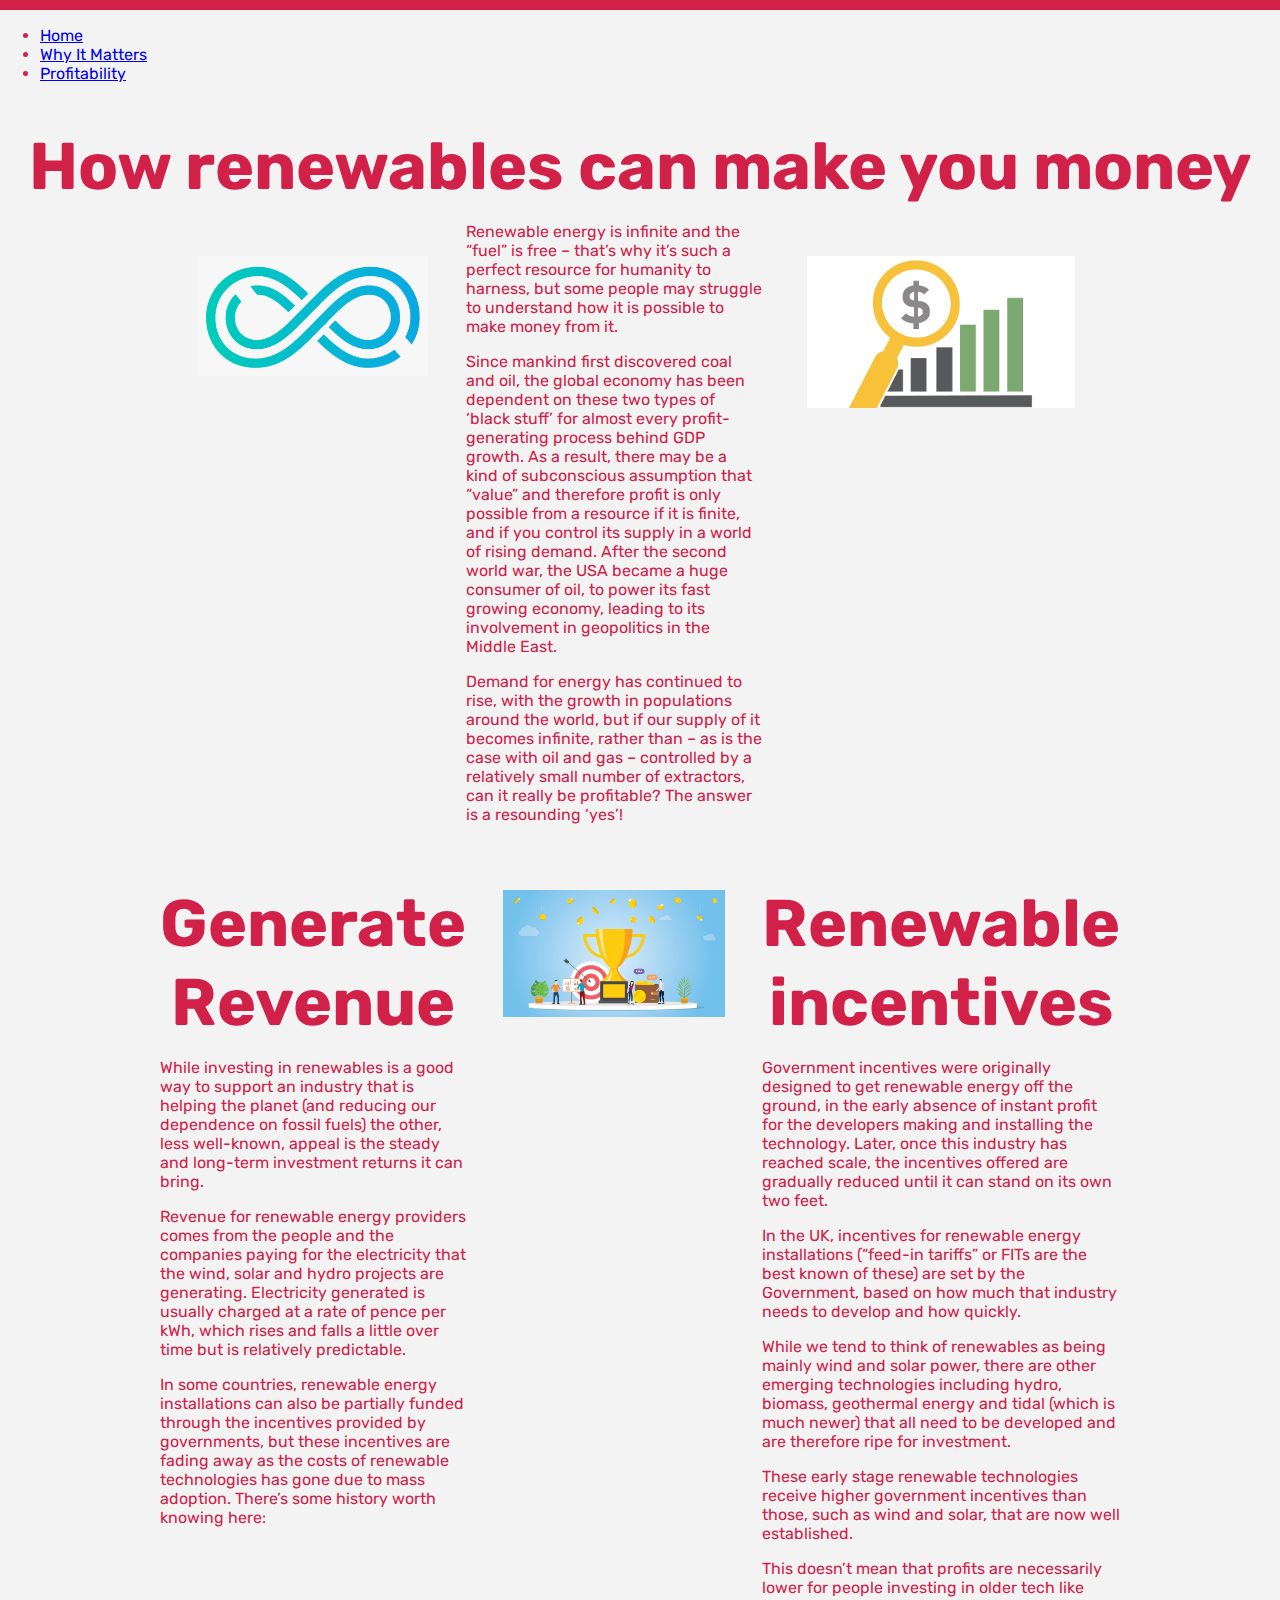
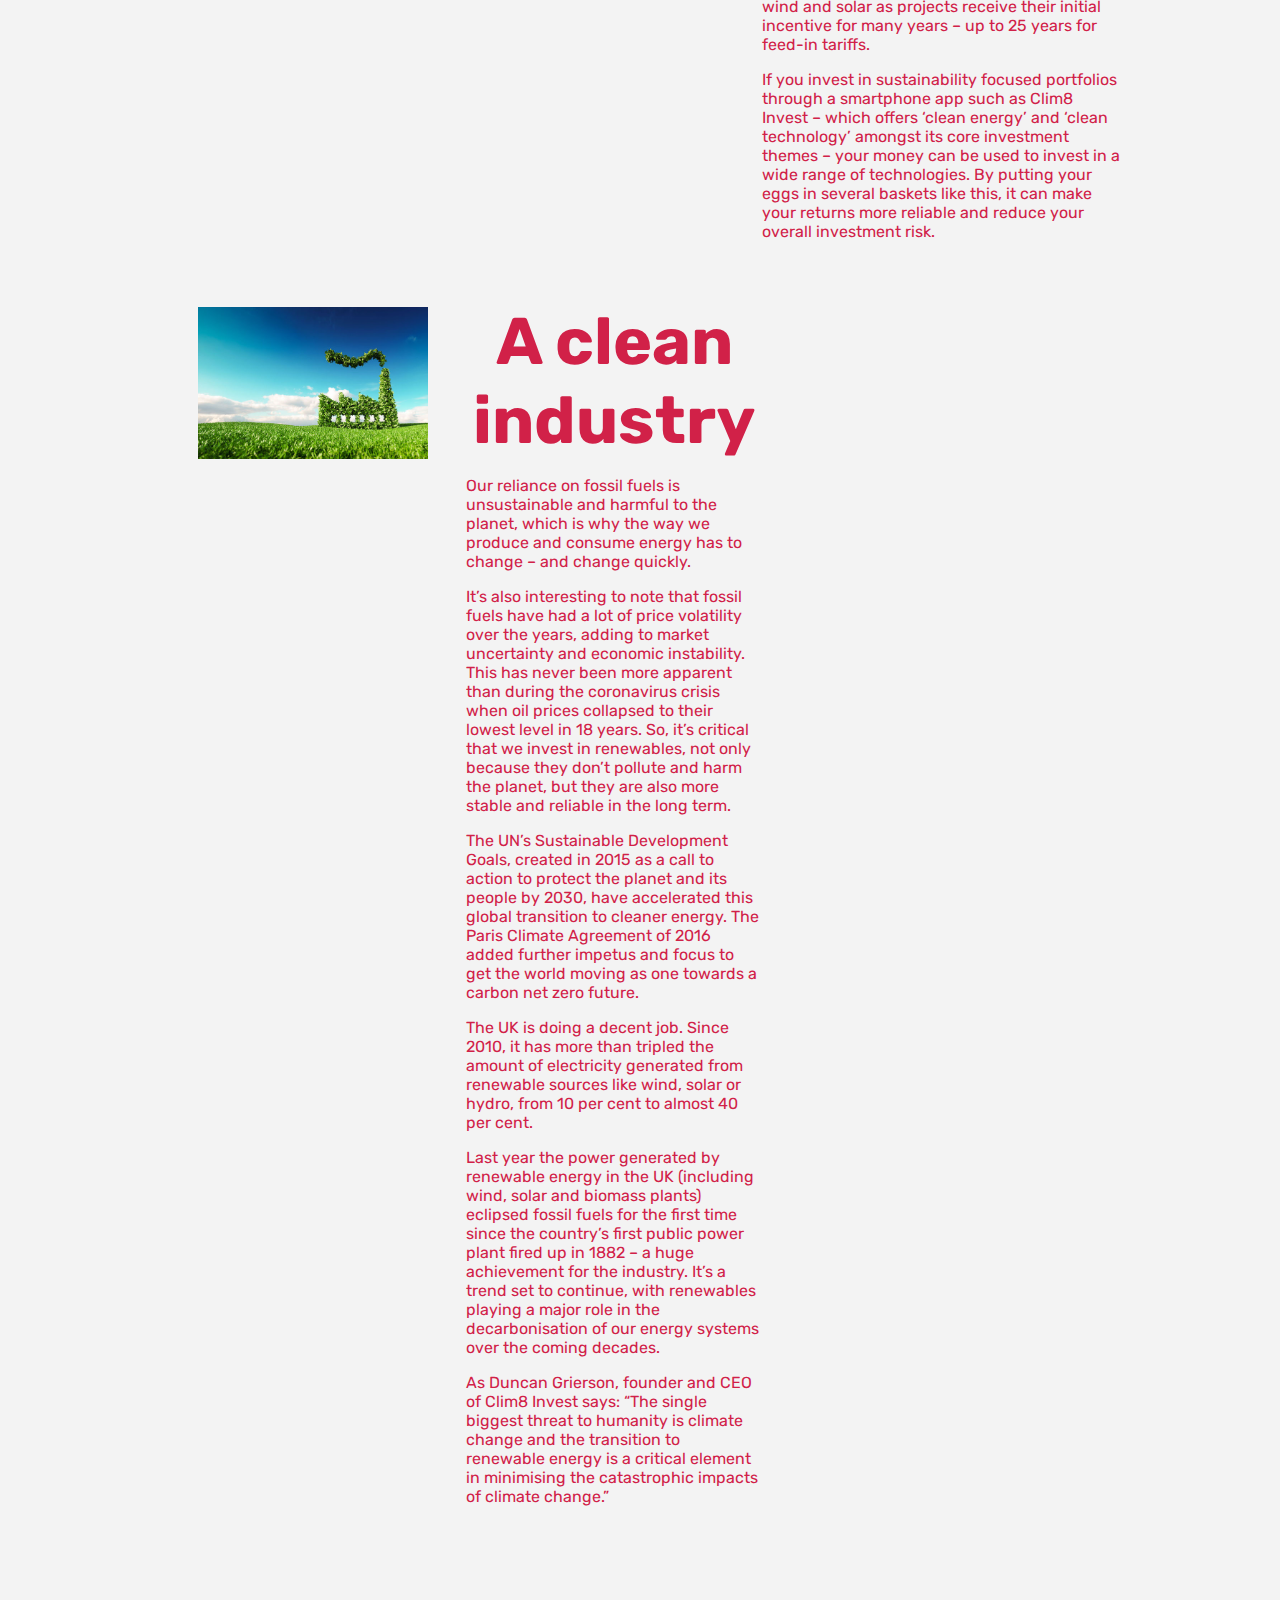
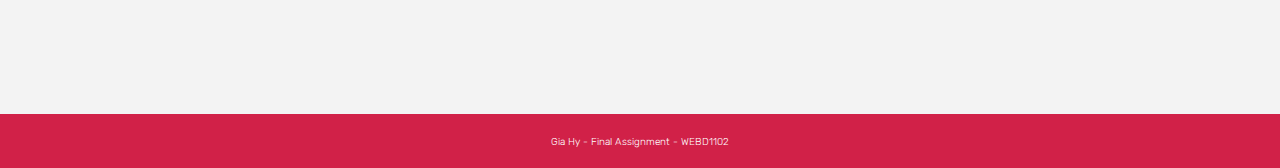
<file: profitability.html>
<!DOCTYPE html>
<html lang="en">

<head>
	<meta charset="utf-8">
	<title>Renewable Energy In A Nutshell</title>
	<meta content="width=device-width, initial-scale=1" name="viewport">
	<link rel="stylesheet" href="css/style.css">
	<link rel="preconnect" href="https://fonts.gstatic.com">
	<link href="https://fonts.googleapis.com/css2?family=Open+Sans:wght@400;700&display=swap" rel="stylesheet">
</head>

<body>
	<header>
		<nav>
			<a id="menu-icon"></a>
			<ul>
				<li><a href="index.html">Home</a></li>
				<li><a href="importance.html">Why It Matters</a></li>
				<li><a href="profitability.html">Profitability</a></li>
			</ul>
		</nav>
		<h1>How renewables can make you money</h1>
	</header>
	<div class="many-columns">
		<img src="images/infinity.png" alt="an infinity symbol">
		<section>
			<div class="entire-width-column">
				<p>Renewable energy is infinite and the “fuel” is free – that’s why it’s such a perfect resource for
					humanity to harness, but some people may struggle to understand how it is possible to make money
					from it.</p>

				<p>Since mankind first discovered coal and oil, the global economy has been dependent on these two types
					of ‘black stuff’ for almost every profit-generating process behind GDP growth. As a result, there
					may be a kind of subconscious assumption that “value” and therefore profit is only possible from a
					resource if it is finite, and if you control its supply in a world of rising demand. After the
					second world war, the USA became a huge consumer of oil, to power its fast growing economy, leading
					to its involvement in geopolitics in the Middle East.</p>

				<p>Demand for energy has continued to rise, with the growth in populations around the world, but if our
					supply of it becomes infinite, rather than – as is the case with oil and gas – controlled by a
					relatively small number of extractors, can it really be profitable? The answer is a resounding
					‘yes’!</p>
			</div>
		</section>
		<img src="images/revenue-growth.jpg" alt="money growing">
		<section>
			<h1>Generate Revenue</h1>
			<div class="entire-width-column">
				<p>While investing in renewables is a good way to support an industry that is helping the planet (and
					reducing our dependence on fossil fuels) the other, less well-known, appeal is the steady and
					long-term investment returns it can bring.</p>

				<p>Revenue for renewable energy providers comes from the people and the companies paying for the
					electricity that the wind, solar and hydro projects are generating. Electricity generated is usually
					charged at a rate of pence per kWh, which rises and falls a little over time but is relatively
					predictable.</p>

				<p>In some countries, renewable energy installations can also be partially funded through the incentives
					provided by governments, but these incentives are fading away as the costs of renewable technologies
					has gone due to mass adoption.

					There’s some history worth knowing here:</p>
			</div>
		</section>
		<img src="images/incentive.jpg" alt="a cup">
		<section>
			<h1>Renewable incentives</h1>
			<div class="entire-width-column">
				<p>Government incentives were originally designed to get renewable energy off the ground, in the early
					absence of instant profit for the developers making and installing the technology. Later, once this
					industry has reached scale, the incentives offered are gradually reduced until it can stand on its
					own two feet.</p>

				<p>In the UK, incentives for renewable energy installations (“feed-in tariffs” or FITs are the best
					known of these) are set by the Government, based on how much that industry needs to develop and how
					quickly. </p>

				<p>While we tend to think of renewables as being mainly wind and solar power, there are other emerging
					technologies including hydro, biomass, geothermal energy and tidal (which is much newer) that all
					need to be developed and are therefore ripe for investment.</p>

				<p>These early stage renewable technologies receive higher government incentives than those, such as
					wind and solar, that are now well established.</p>

				<p>This doesn’t mean that profits are necessarily lower for people investing in older tech like wind and
					solar as projects receive their initial incentive for many years – up to 25 years for feed-in
					tariffs. </p>

				<p>If you invest in sustainability focused portfolios through a smartphone app such as Clim8 Invest –
					which offers ‘clean energy’ and ‘clean technology’ amongst its core investment themes – your money
					can be used to invest in a wide range of technologies. By putting your eggs in several baskets like
					this, it can make your returns more reliable and reduce your overall investment risk.</p>
			</div>
		</section>
		<img src="images/green-factory.jpg" alt="a factory made from grass">
		<section>
			<h1>A clean industry</h1>
			<div class="entire-width-column">
				<p>Our reliance on fossil fuels is unsustainable and harmful to the planet, which is why the way we
					produce and consume energy has to change – and change quickly. </p>

				<p>It’s also interesting to note that fossil fuels have had a lot of price volatility over the years,
					adding to market uncertainty and economic instability. This has never been more apparent than during
					the coronavirus crisis when oil prices collapsed to their lowest level in 18 years. So, it’s
					critical that we invest in renewables, not only because they don’t pollute and harm the planet, but
					they are also more stable and reliable in the long term.</p>

				<p>The UN’s Sustainable Development Goals, created in 2015 as a call to action to protect the planet and
					its people by 2030, have accelerated this global transition to cleaner energy. The Paris Climate
					Agreement of 2016 added further impetus and focus to get the world moving as one towards a carbon
					net zero future. </p>

				<p>The UK is doing a decent job. Since 2010, it has more than tripled the amount of electricity
					generated from renewable sources like wind, solar or hydro, from 10 per cent to almost 40 per cent.
				</p>

				<p>Last year the power generated by renewable energy in the UK (including wind, solar and biomass
					plants) eclipsed fossil fuels for the first time since the country’s first public power plant fired
					up in 1882 – a huge achievement for the industry. It’s a trend set to continue, with renewables
					playing a major role in the decarbonisation of our energy systems over the coming decades. </p>

				<p>As Duncan Grierson, founder and CEO of Clim8 Invest says: “The single biggest threat to humanity is
					climate change and the transition to renewable energy is a critical element in minimising the
					catastrophic impacts of climate change.” </p>
			</div>
		</section>
	</div>
	<footer>
		<small>Gia Hy - Final Assignment - WEBD1102</small>
	</footer>
</body>

</html>
</file>
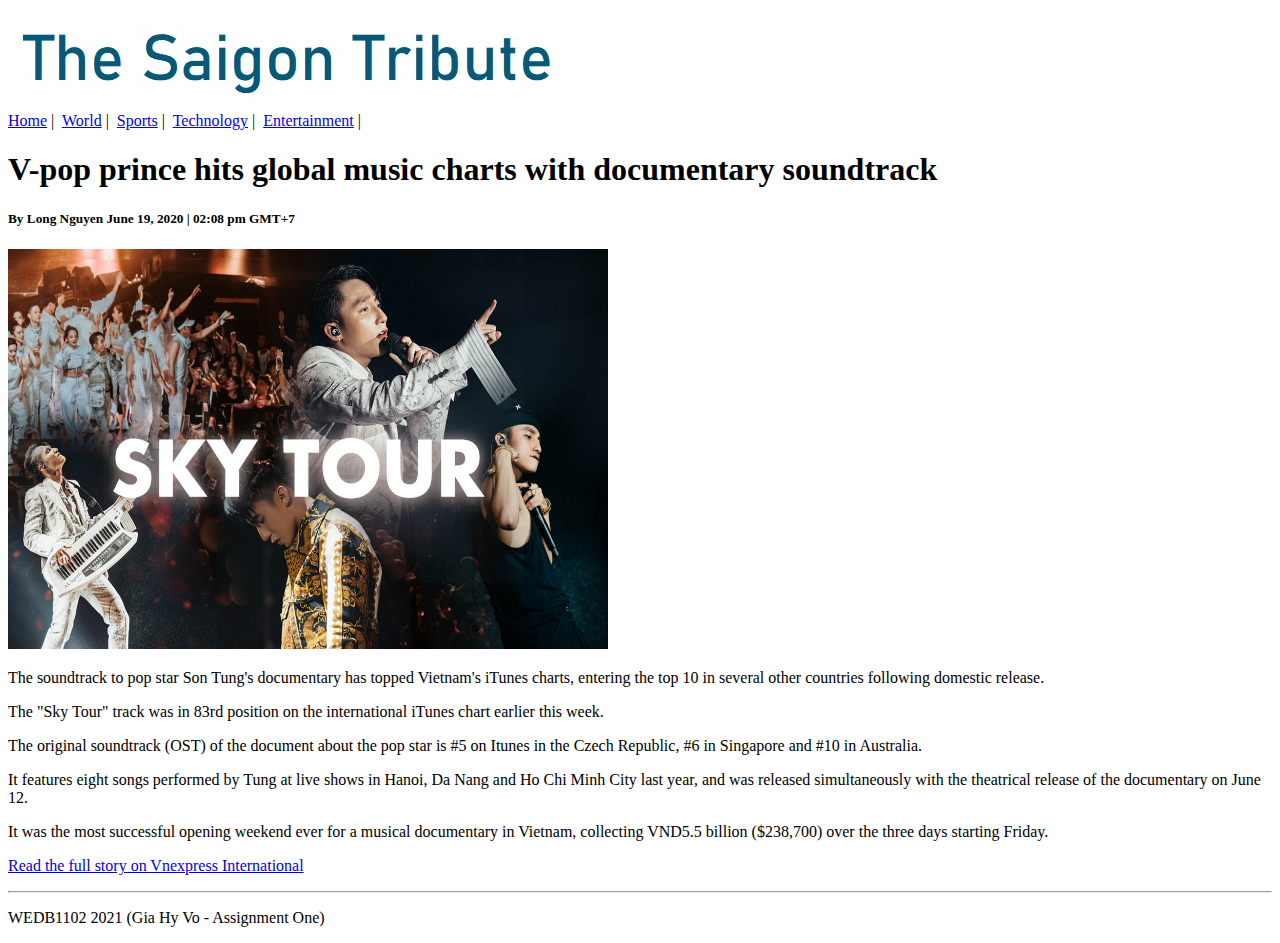
<file: Mini-newspaper-site/entertainment-news.html>
<!DOCTYPE html>
<html lang="en">

<head>
    <title>Entertainment News</title>
    <meta charset="utf-8">
    <meta content="width=device-width, initial-scale=1" name="viewport">
</head>

<body>
    <header>
        <img alt="the saigon tribute banner" src="images/saigon-tribute-banner.jpg" width="565" height="100">
        <nav>
            <a href="index.html">Home</a>&nbsp;|&nbsp;
            <a href="world-news.html">World</a>&nbsp;|&nbsp;
            <a href="sports-news.html">Sports</a>&nbsp;|&nbsp;
            <a href="technology-news.html">Technology</a>&nbsp;|&nbsp;
            <a href="entertainment-news.html">Entertainment</a>&nbsp;|&nbsp;
        </nav>
    </header>

    <main>
        <article>
            <h1>V-pop prince hits global music charts with documentary soundtrack</h1>
            <h5>By Long Nguyen June 19, 2020 | 02:08 pm GMT+7</h5>

            <img alt="sky-tour-poster" src="images/sky-tour-poster.jpg" width="600" height="400">

            <p>The soundtrack to pop star Son Tung's documentary has topped Vietnam's iTunes charts, entering the top 10
                in several other countries following domestic release.</p>

            <p>The "Sky Tour" track was in 83rd position on the international iTunes chart earlier this week.</p>

            <p>The original soundtrack (OST) of the document about the pop star is #5 on Itunes in the Czech Republic,
                #6 in Singapore and #10 in Australia.</p>

            <p>It features eight songs performed by Tung at live shows in Hanoi, Da Nang and Ho Chi Minh City last year,
                and was released simultaneously with the theatrical release of the documentary on June 12.</p>

            <p>It was the most successful opening weekend ever for a musical documentary in Vietnam, collecting VND5.5
                billion ($238,700) over the three days starting Friday.</p>

            <p>
                <a
                    href="https://e.vnexpress.net/news/life/culture/v-pop-prince-hits-global-music-charts-with-documentary-soundtrack-4117472.html">Read
                    the full story on Vnexpress International</a>
            </p>
        </article>
    </main>
    <hr>
    <footer>
        <p>
            WEDB1102 2021 (Gia Hy Vo - Assignment One)
        </p>
    </footer>
</body>

</html>
</file>
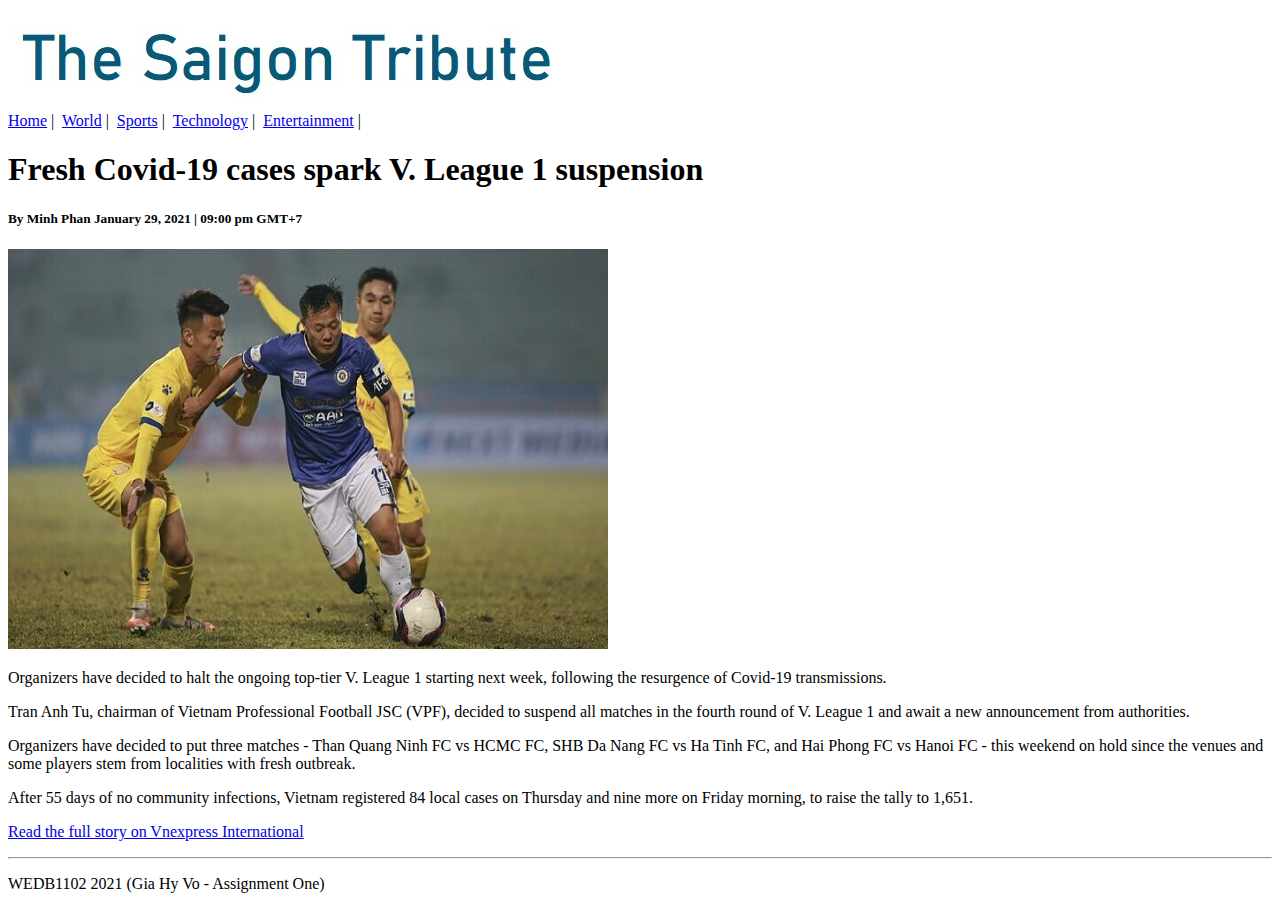
<file: Mini-newspaper-site/sports-news.html>
<!DOCTYPE html>
<html lang="en">

<head>
    <title>Sport News</title>
    <meta charset="utf-8">
    <meta content="width=device-width, initial-scale=1" name="viewport">
</head>

<body>
    <header>
        <img alt="the saigon tribute banner" src="images/saigon-tribute-banner.jpg" width="565" height="100">
        <nav>
            <a href="index.html">Home</a>&nbsp;|&nbsp;
            <a href="world-news.html">World</a>&nbsp;|&nbsp;
            <a href="sports-news.html">Sports</a>&nbsp;|&nbsp;
            <a href="technology-news.html">Technology</a>&nbsp;|&nbsp;
            <a href="entertainment-news.html">Entertainment</a>&nbsp;|&nbsp;
        </nav>
    </header>

    <main>
        <article>
            <h1>Fresh Covid-19 cases spark V. League 1 suspension</h1>
            <h5>By Minh Phan January 29, 2021 | 09:00 pm GMT+7</h5>

            <img alt="HNFC-vs-NDFC" src="images/HNFC-vs-NDFC.jpg" width="600" height="400">

            <p>Organizers have decided to halt the ongoing top-tier V. League 1 starting next week, following the
                resurgence of Covid-19 transmissions.</p>

            <p>Tran Anh Tu, chairman of Vietnam Professional Football JSC (VPF), decided to suspend all matches in the
                fourth round of V. League 1 and await a new announcement from authorities.</p>

            <p>Organizers have decided to put three matches - Than Quang Ninh FC vs HCMC FC, SHB Da Nang FC vs Ha Tinh
                FC, and Hai Phong FC vs Hanoi FC - this weekend on hold since the venues and some players stem from
                localities with fresh outbreak.</p>

            <p>After 55 days of no community infections, Vietnam registered 84 local cases on Thursday and nine more on
                Friday morning, to raise the tally to 1,651.</p>

            <p>
                <a
                    href="https://e.vnexpress.net/news/sports/football/fresh-covid-19-cases-spark-v-league-1-suspension-4228379.html">Read
                    the full story on Vnexpress International</a>
            </p>
        </article>
    </main>
    <hr>
    <footer>
        <p>
            WEDB1102 2021 (Gia Hy Vo - Assignment One)
        </p>
    </footer>
</body>

</html>
</file>
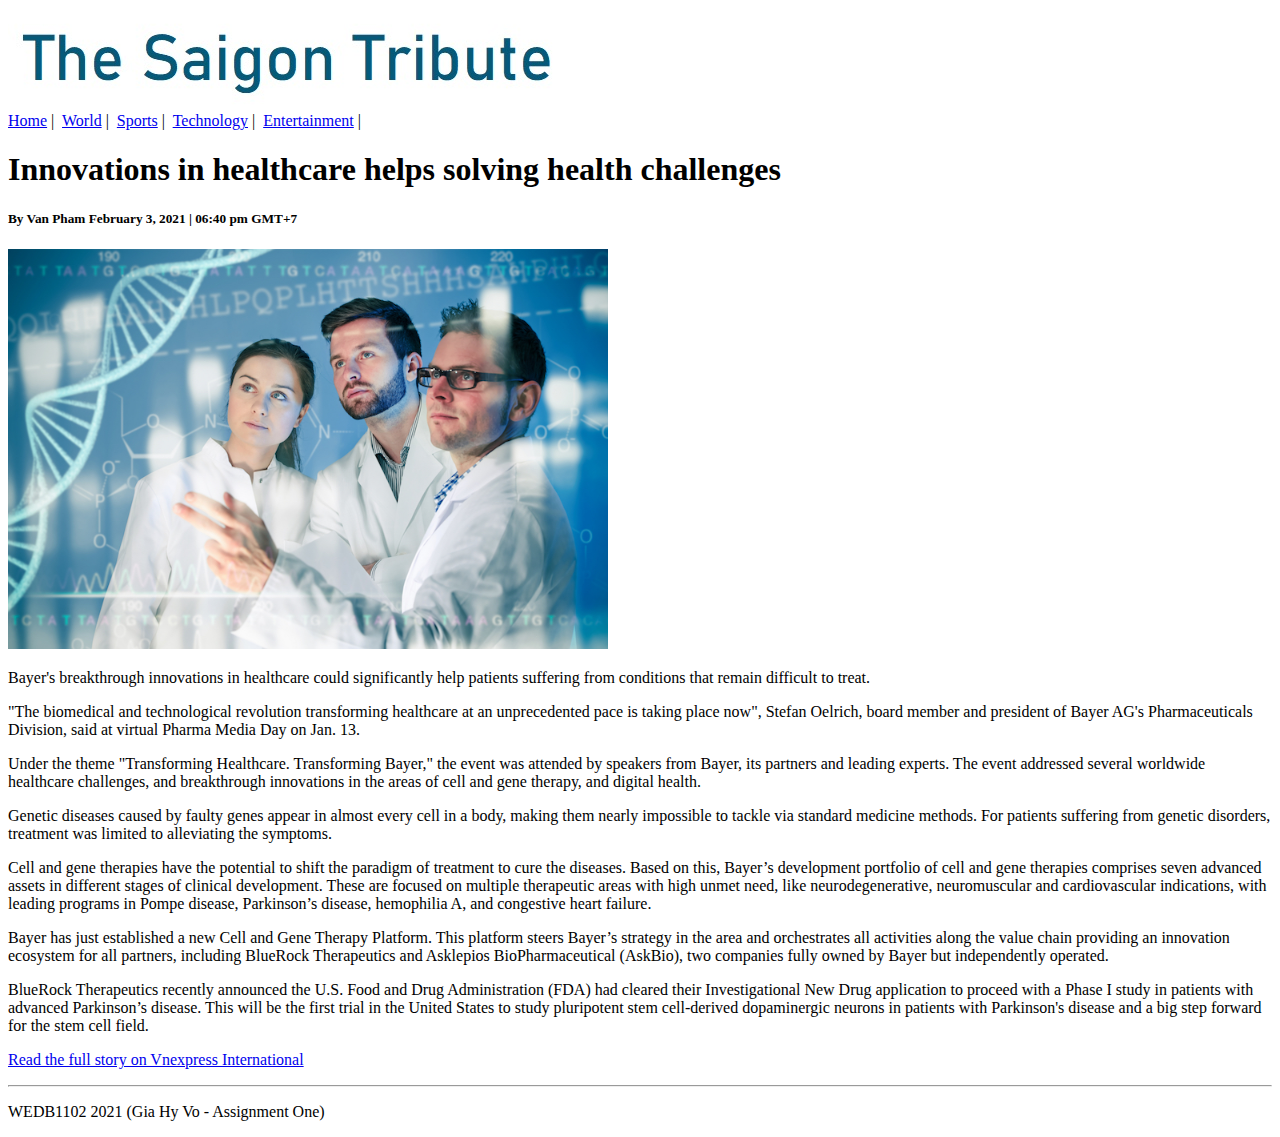
<file: Mini-newspaper-site/technology-news.html>
<!DOCTYPE html>
<html lang="en">

<head>
    <title>Technology News</title>
    <meta charset="utf-8">
    <meta content="width=device-width, initial-scale=1" name="viewport">
</head>

<body>
    <header>
        <img alt="the saigon tribute banner" src="images/saigon-tribute-banner.jpg" width="565" height="100">
        <nav>
            <a href="index.html">Home</a>&nbsp;|&nbsp;
            <a href="world-news.html">World</a>&nbsp;|&nbsp;
            <a href="sports-news.html">Sports</a>&nbsp;|&nbsp;
            <a href="technology-news.html">Technology</a>&nbsp;|&nbsp;
            <a href="entertainment-news.html">Entertainment</a>&nbsp;|&nbsp;
        </nav>
    </header>

    <main>
        <article>
            <h1>Innovations in healthcare helps solving health challenges</h1>
            <h5>By Van Pham February 3, 2021 | 06:40 pm GMT+7</h5>

            <img alt="example-of-therapies" src="images/example-of-therapies.jpg" width="600" height="400">

            <p>Bayer's breakthrough innovations in healthcare could significantly help patients suffering from
                conditions that remain difficult to treat.</p>

            <p>"The biomedical and technological revolution transforming healthcare at an unprecedented pace is taking
                place now", Stefan Oelrich, board member and president of Bayer AG's Pharmaceuticals Division, said at
                virtual Pharma Media Day on Jan. 13.</p>

            <p>Under the theme "Transforming Healthcare. Transforming Bayer," the event was attended by speakers from
                Bayer, its partners and leading experts. The event addressed several worldwide healthcare challenges,
                and breakthrough innovations in the areas of cell and gene therapy, and digital health.</p>

            <p>Genetic diseases caused by faulty genes appear in almost every cell in a body, making them nearly
                impossible to tackle via standard medicine methods. For patients suffering from genetic disorders,
                treatment was limited to alleviating the symptoms.</p>

            <p>Cell and gene therapies have the potential to shift the paradigm of treatment to cure the diseases. Based
                on this, Bayer’s development portfolio of cell and gene therapies comprises seven advanced assets in
                different stages of clinical development. These are focused on multiple therapeutic areas with high
                unmet need, like neurodegenerative, neuromuscular and cardiovascular indications, with leading programs
                in Pompe disease, Parkinson’s disease, hemophilia A, and congestive heart failure.</p>

            <p>Bayer has just established a new Cell and Gene Therapy Platform. This platform steers Bayer’s strategy in
                the area and orchestrates all activities along the value chain providing an innovation ecosystem for all
                partners, including BlueRock Therapeutics and Asklepios BioPharmaceutical (AskBio), two companies fully
                owned by Bayer but independently operated.</p>

            <p>BlueRock Therapeutics recently announced the U.S. Food and Drug Administration (FDA) had cleared their
                Investigational New Drug application to proceed with a Phase I study in patients with advanced
                Parkinson’s disease. This will be the first trial in the United States to study pluripotent stem
                cell-derived dopaminergic neurons in patients with Parkinson's disease and a big step forward for the
                stem cell field.</p>

            <p>
                <a
                    href="https://e.vnexpress.net/news/news/innovations-in-healthcare-helps-solving-health-challenges-4220985.html">Read
                    the full story on Vnexpress International</a>
            </p>
        </article>
    </main>
    <hr>
    <footer>
        <p>
            WEDB1102 2021 (Gia Hy Vo - Assignment One)
        </p>
    </footer>
</body>

</html>
</file>
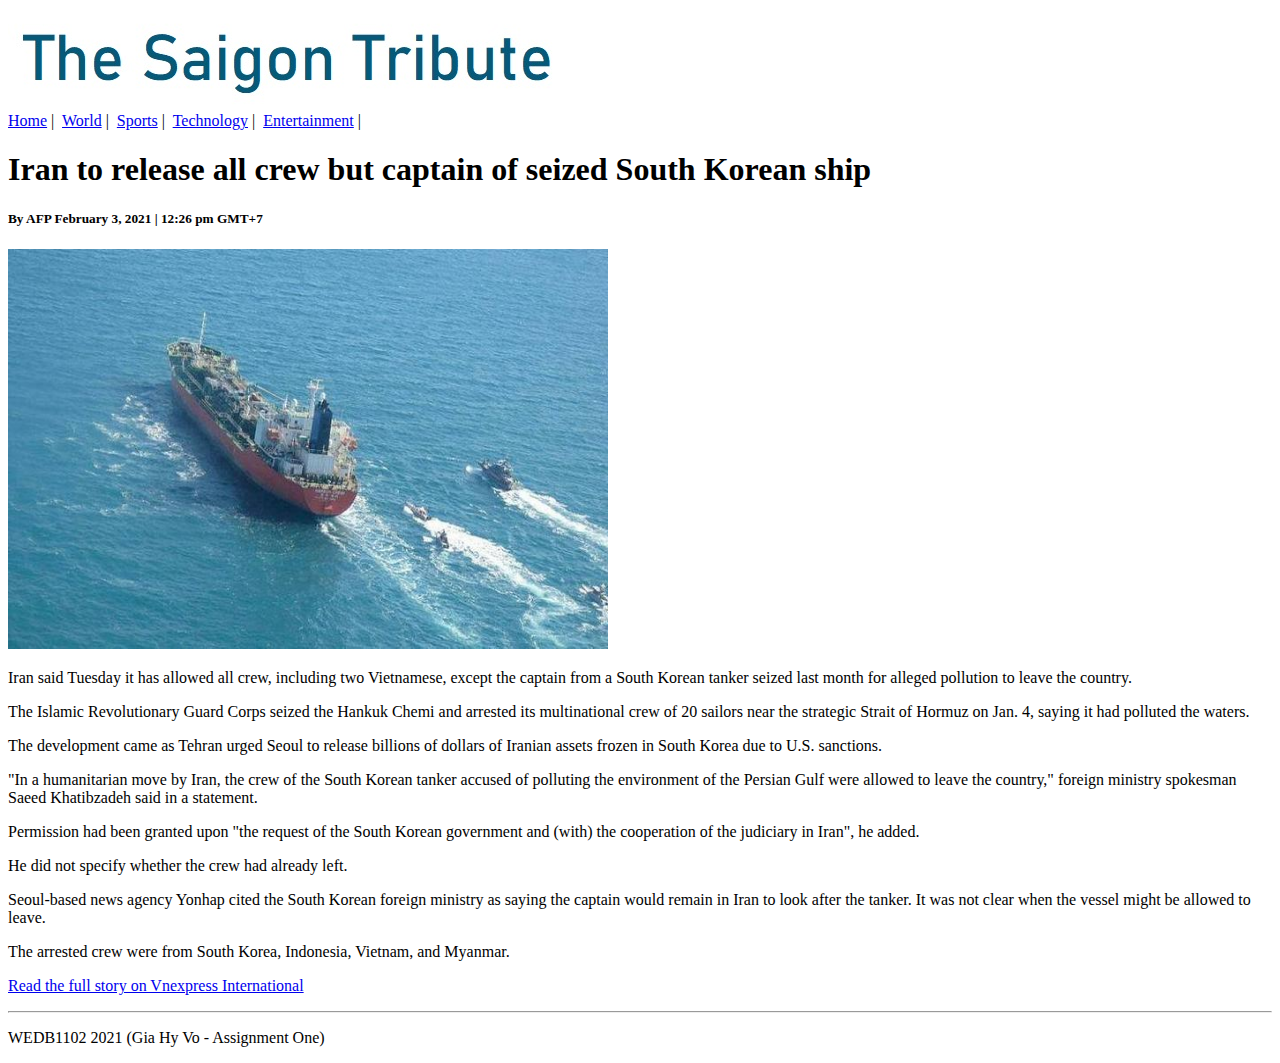
<file: Mini-newspaper-site/world-news.html>
<!DOCTYPE html>
<html lang="en">

<head>
    <title>World News</title>
    <meta charset="utf-8">
    <meta content="width=device-width, initial-scale=1" name="viewport">
</head>

<body>
    <header>
        <img alt="the saigon tribute banner" src="images/saigon-tribute-banner.jpg" width="565" height="100">
        <nav>
            <a href="index.html">Home</a>&nbsp;|&nbsp;
            <a href="world-news.html">World</a>&nbsp;|&nbsp;
            <a href="sports-news.html">Sports</a>&nbsp;|&nbsp;
            <a href="technology-news.html">Technology</a>&nbsp;|&nbsp;
            <a href="entertainment-news.html">Entertainment</a>&nbsp;|&nbsp;
        </nav>
    </header>

    <main>
        <article>
            <h1>Iran to release all crew but captain of seized South Korean ship</h1>
            <h5>By AFP February 3, 2021 | 12:26 pm GMT+7</h5>

            <img alt="south-korea-tanker" src="images/south-korea-tanker.jpg" width="600" height="400">

            <p>Iran said Tuesday it has allowed all crew, including two Vietnamese, except the captain from a South
                Korean tanker seized last month for alleged pollution to leave the country.</p>

            <p>The Islamic Revolutionary Guard Corps seized the Hankuk Chemi and arrested its multinational crew of 20
                sailors near the strategic Strait of Hormuz on Jan. 4, saying it had polluted the waters.</p>

            <p>The development came as Tehran urged Seoul to release billions of dollars of Iranian assets frozen in
                South Korea due to U.S. sanctions.</p>

            <p>"In a humanitarian move by Iran, the crew of the South Korean tanker accused of polluting the environment
                of the Persian Gulf were allowed to leave the country," foreign ministry spokesman Saeed Khatibzadeh
                said in a statement.</p>

            <p>Permission had been granted upon "the request of the South Korean government and (with) the cooperation
                of the judiciary in Iran", he added.</p>

            <p>He did not specify whether the crew had already left.</p>

            <p>Seoul-based news agency Yonhap cited the South Korean foreign ministry as saying the captain would remain
                in Iran to look after the tanker. It was not clear when the vessel might be allowed to leave.</p>

            <p>The arrested crew were from South Korea, Indonesia, Vietnam, and Myanmar.</p>

            <p>
                <a
                    href="https://e.vnexpress.net/news/news/iran-to-release-all-crew-but-captain-of-seized-south-korean-ship-4230792.html">Read
                    the full story on Vnexpress International</a>
            </p>
        </article>
    </main>
    <hr>
    <footer>
        <p>
            WEDB1102 2021 (Gia Hy Vo - Assignment One)
        </p>
    </footer>
</body>

</html>
</file>
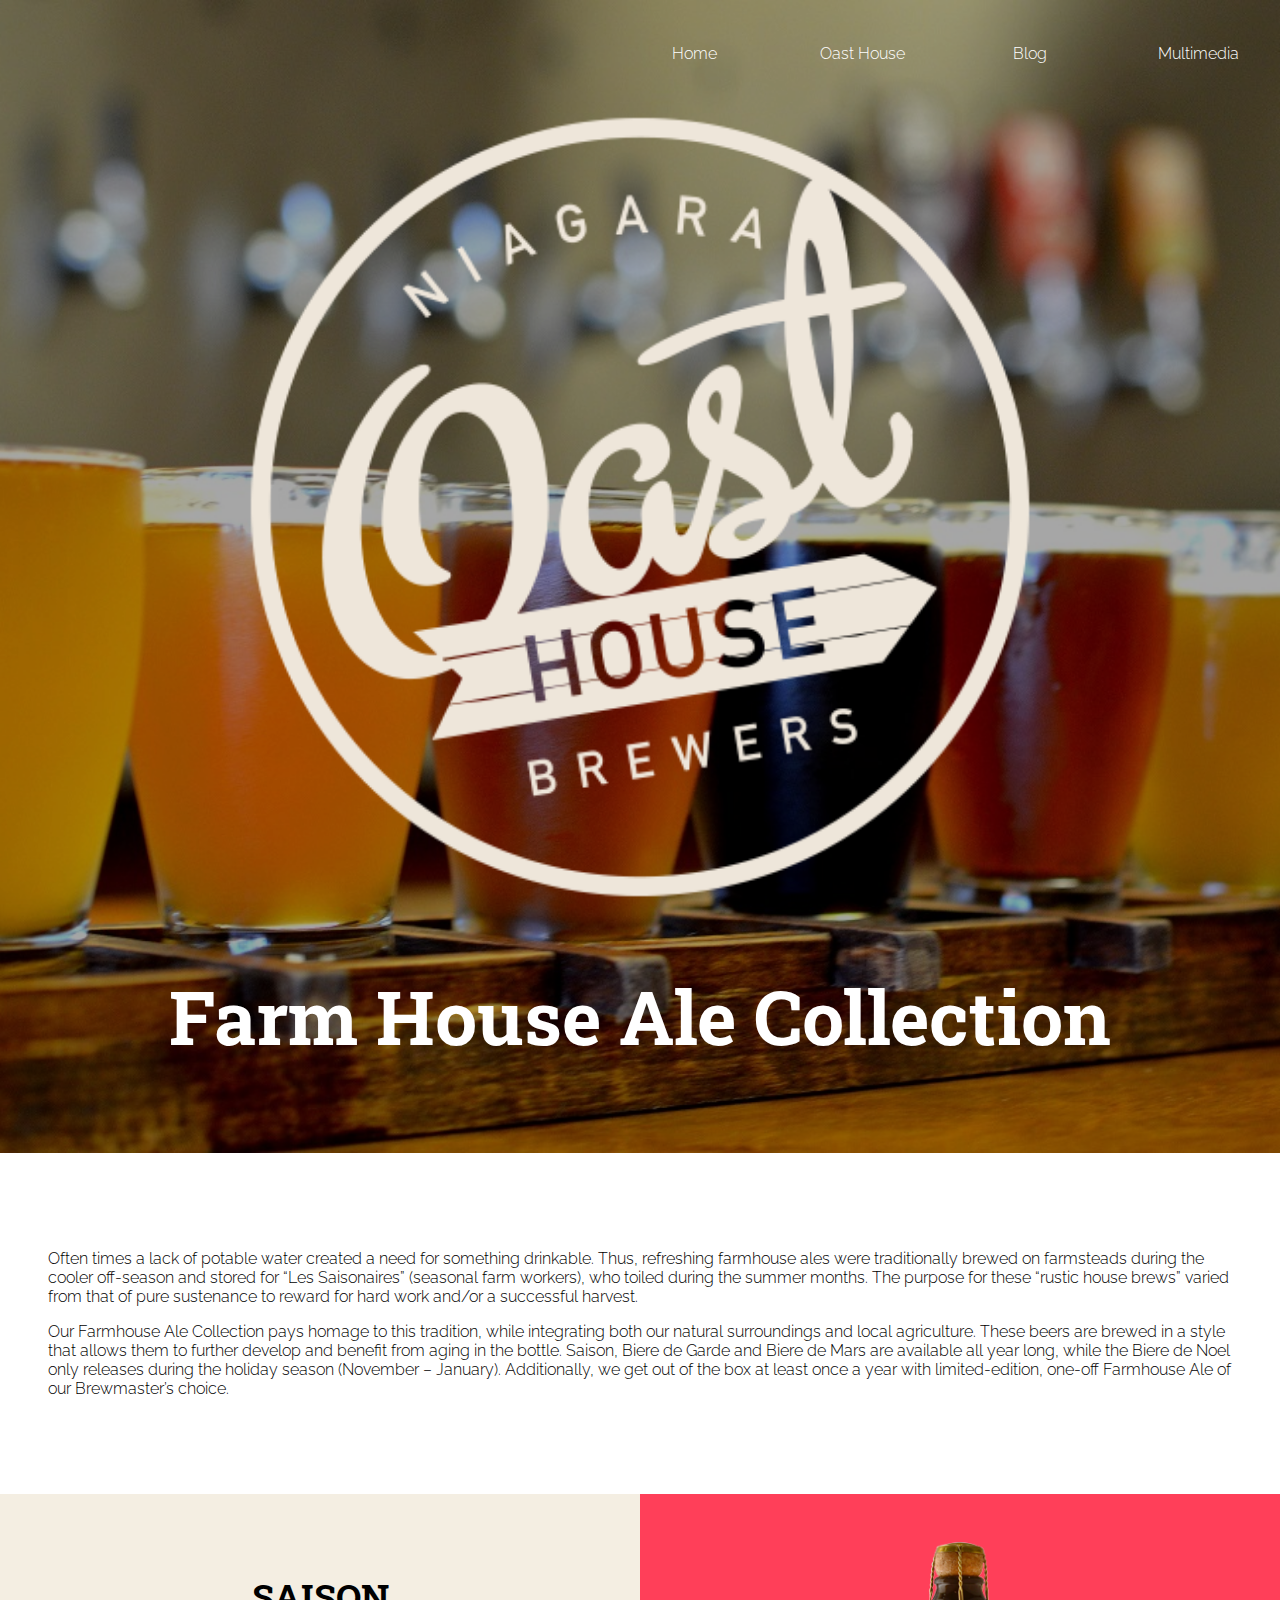
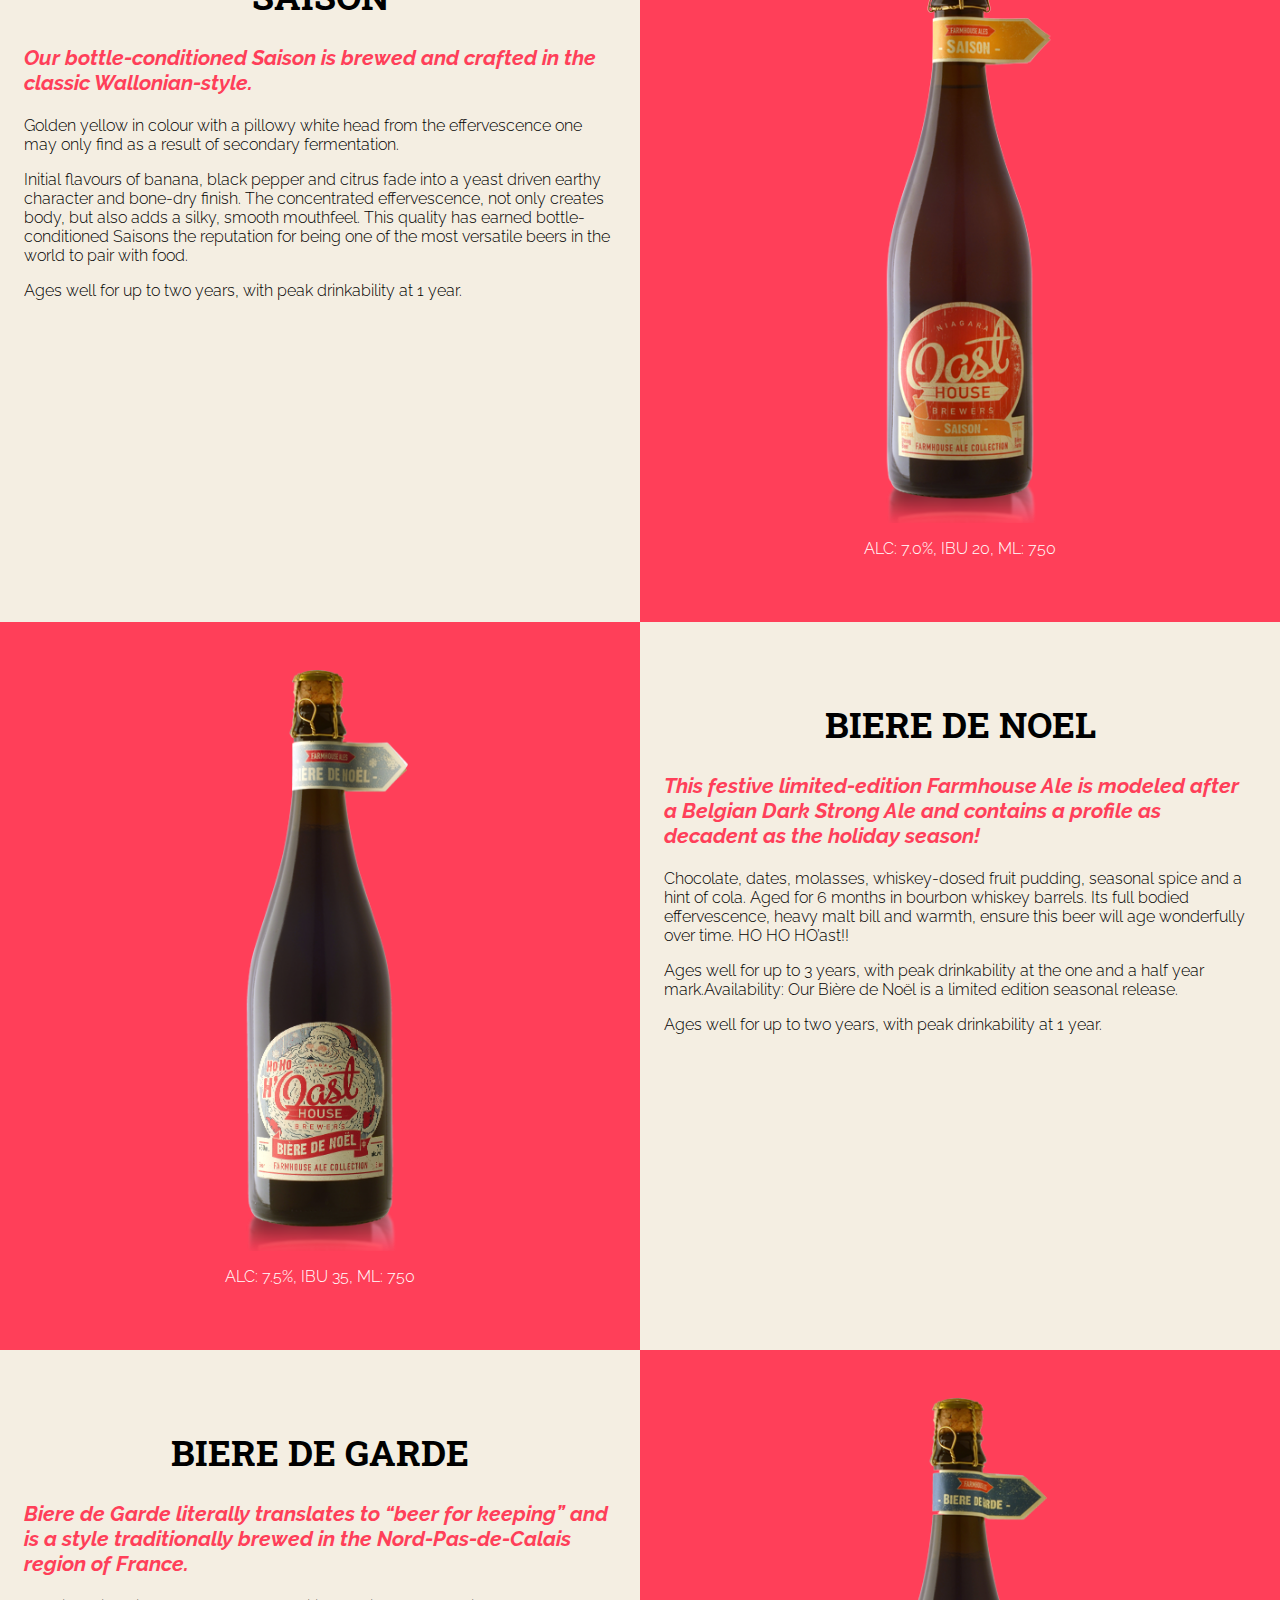
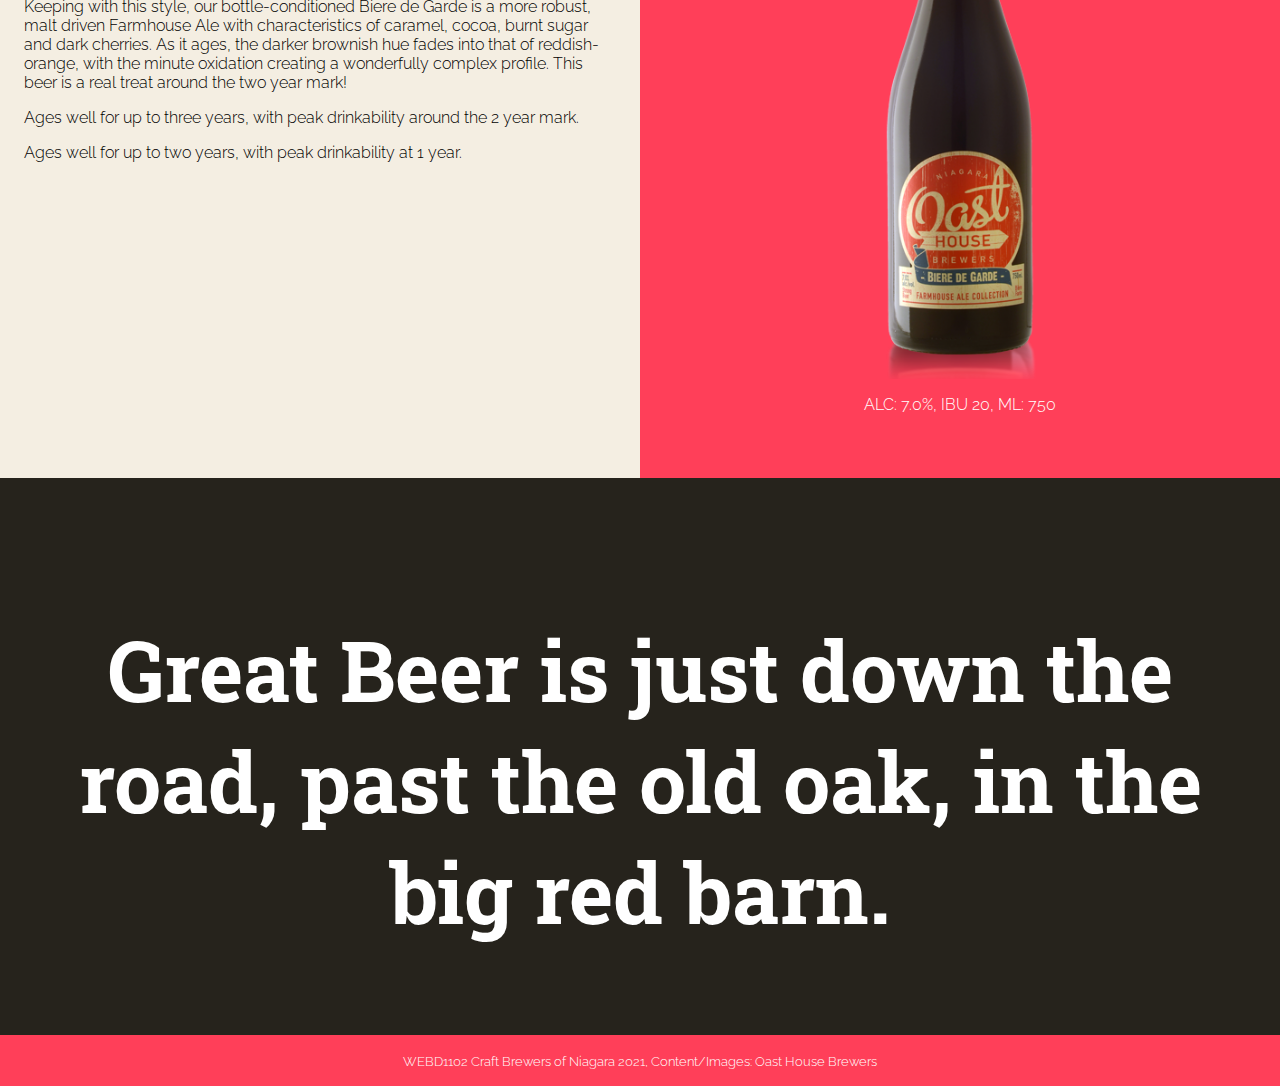
<file: Niagara-Craft-Brewers/beers.html>
<!DOCTYPE html>
<html lang="en">

<head>
    <meta charset="utf-8">
    <title>A Place for Lovers of Beer.</title>
    <meta content="width=device-width, initial-scale=1" name="viewport">
    <link href="css/style.css" rel="stylesheet">
    <link href="https://fonts.googleapis.com/css?family=Raleway:300|Roboto+Slab:700" rel="stylesheet">
</head>

<body>
    <header>
        <nav>
            <a id="menu-icon"></a>
            <ul>
                <li><a href="index.html">Home</a></li>
                <li><a href="beers.html">Oast House</a></li>
                <li><a href="blog.html">Blog</a></li>
                <li><a href="media.html">Multimedia</a></li>
            </ul>
        </nav>
        <!-- add logo inside header -->
        <img src="images/oast-header-logo.png" alt="the oast house logo">
        <!-- add h1 -->
        <h1>Farm House Ale Collection</h1>
    </header>

    <!-- add section & black text class -->
    <section class="black-text">
        <!-- add div -->
        <div>
            <!-- add content - 2 -->
            <p>Often times a lack of potable water created a need for something drinkable. Thus, refreshing farmhouse
                ales were traditionally brewed on farmsteads during the cooler off-season and stored for “Les
                Saisonaires” (seasonal farm workers), who toiled during the summer months. The purpose for these “rustic
                house brews” varied from that of pure sustenance to reward for hard work and/or a successful harvest.
            </p>

            <p>Our Farmhouse Ale Collection pays homage to this tradition, while integrating both our natural
                surroundings and local agriculture. These beers are brewed in a style that allows them to further
                develop and benefit from aging in the bottle. Saison, Biere de Garde and Biere de Mars are available all
                year long, while the Biere de Noel only releases during the holiday season (November – January).
                Additionally, we get out of the box at least once a year with limited-edition, one-off Farmhouse Ale of
                our Brewmaster’s choice.</p>
            <!-- close div -->
        </div>
        <!-- close section -->
    </section>

    <!-- add div & wrapper class -->
    <div class="oast-house-wrapper">
        <!-- add div & classes -->
        <div class="light-brown-block beer-one-text">
            <!-- add content - 3 -->
            <h2>Saison</h2>
            <h3>Our bottle-conditioned Saison is brewed and crafted in the classic Wallonian-style.</h3>

            <p>Golden yellow in colour with a pillowy white head from the effervescence one may only find as a result of
                secondary fermentation.</p>

            <p>Initial flavours of banana, black pepper and citrus fade into a yeast driven earthy character and
                bone-dry finish. The concentrated effervescence, not only creates body, but also adds a silky, smooth
                mouthfeel. This quality has earned bottle-conditioned Saisons the reputation for being one of the most
                versatile beers in the world to pair with food.</p>

            <p>Ages well for up to two years, with peak drinkability at 1 year.</p>
            <!-- close div -->
        </div>

        <!-- add div & class -->
        <div class="red-block beer-one-image">
            <!-- add image & p -->
            <img src="images/oast-house-saison.png" alt="a bottle of Saison beer">
            <p>ALC: 7.0%, IBU 20, ML: 750</p>

            <!-- close div -->
        </div>

        <!-- add div & classes -->
        <div class="light-brown-block beer-two-text">
            <!-- add content - 4 -->
            <h2>Biere De Noel</h2>

            <h3>This festive limited-edition Farmhouse Ale is modeled after a Belgian Dark Strong Ale and contains a
                profile as decadent as the holiday season!</h3>

            <p>Chocolate, dates, molasses, whiskey-dosed fruit pudding, seasonal spice and a hint of cola. Aged for 6
                months in bourbon whiskey barrels. Its full bodied effervescence, heavy malt bill and warmth, ensure
                this beer will age wonderfully over time. HO HO HO’ast!!</p>

            <p>Ages well for up to 3 years, with peak drinkability at the one and a half year mark.Availability: Our
                Bière de Noël is a limited edition seasonal release.</p>

            <p>Ages well for up to two years, with peak drinkability at 1 year.</p>
            <!-- close div -->
        </div>

        <!-- add div & classes -->
        <div class="red-block beer-two-image">
            <!-- add img & p -->
            <img src="images/oast-house-biere-de-noel.png" alt=" a bottle of biere de noel">
            <p>ALC: 7.5%, IBU 35, ML: 750</p>
        </div>

        <!-- add div & classes -->
        <div class="light-brown-block beer-three-text">
            <!-- add content - 5 -->
            <h2>Biere De Garde</h2>

            <h3>Biere de Garde literally translates to “beer for keeping” and is a style traditionally brewed in the
                Nord-Pas-de-Calais region of France.</h3>

            <p>Keeping with this style, our bottle-conditioned Biere de Garde is a more robust, malt driven Farmhouse
                Ale with characteristics of caramel, cocoa, burnt sugar and dark cherries. As it ages, the darker
                brownish hue fades into that of reddish-orange, with the minute oxidation creating a wonderfully complex
                profile. This beer is a real treat around the two year mark!</p>

            <p>Ages well for up to three years, with peak drinkability around the 2 year mark.</p>

            <p>Ages well for up to two years, with peak drinkability at 1 year.</p>
            <!-- close div  -->
        </div>
        <!-- add div & classes -->
        <div class="red-block beer-three-image">
            <!-- add img & p -->
            <img src="images/oast-house-biere-de-garde.png" alt="a bottle of biere de garden">
            <p>ALC: 7.0%, IBU 20, ML: 750</p>
            <!-- close div -->
        </div>
        <!-- close wrapper div -->
    </div>

    <!-- add section & class -->
    <section class="dark-brown-block">
        <!-- add content - 6 -->
        <h1> Great Beer is just down the road, past the old oak, in the big red barn.</h1>
        <!-- close section -->
    </section>
    <!-- add footer -->
    <footer>
        <small>WEBD1102 Craft Brewers of Niagara 2021, Content/Images: Oast House Brewers</small>
    </footer>
</body>

</html>
</file>
<file: css/style.css>
@import url('https://fonts.googleapis.com/css2?family=Rubik:wght@300;500;700&display=swap');

html {
	border-top-style: solid;
	border-width: 10px;
	border-color: #d12148;
}

body {
	background-color: #f3f3f3;
	color: #d12148;
	font-family: 'Rubik', sans-serif;
	margin: 0;
}

h1,
h2,
h3 {
	text-align: center;
}

h1 {
	color: #d12148;
	font-weight: 700;
	font-size: 66px;
	margin-bottom: 0;
}

h2 {
	color: #696868;
	font-weight: 500;
	font-size: 24px;
}

h3 {
	color: #d12148;
	font-weight: 500;
	font-size: 24px;
}

img {
	display: block;
	margin: 0 auto;
	padding-top: 50px;
	width: 75%;
}

footer {
	background-color: #d12148;
	color: #FFF;
	text-align: center;
	font-weight: 300;
	font-size: 12px;
	padding: 20px;
	margin-top: 15%;
}

.many-columns {
	/* use a div, then inside the div, use other div -> grid display will divide equally */
	display: grid;
	margin: 0 auto;
	width: 75%;
}

@media only screen and (max-width: 425px) {
	header {
		margin: 0 10% 0 10%;
	}

	h1 {
		font-size: 33px;
	}

	h2,
	h3 {
		font-size: 12px;
	}

	img {
		padding-top: 25px;
	}

	.many-columns {
		grid-template-columns: repeat(1, 1fr);
	}
}

@media only screen and (min-width: 426px) {
	.many-columns {
		grid-template-columns: repeat(2, 1fr);
	}
}

@media only screen and (min-width: 769px) {
	.many-columns {
		grid-template-columns: repeat(3, 1fr);
	}
}
</file>
<file: Computer-repair-form/css/style.css>
@import url('https://fonts.googleapis.com/css2?family=Open+Sans:wght@300;700&display=swap');

body {
	font-family: 'Open Sans', sans-serif;
	color: #FFF;
}

h1 {
	margin: 0;
}

label {
	display: block;
	margin-bottom: 5px;
	margin-top: 15px;
}

select {
	display: block;
	border: solid #FFF;
	border-radius: 5px;

	font-family: inherit;
	font-size: inherit;
	cursor: pointer;
}

textarea {
	display: block;
	height: 100px;
	width: 100%;
	border: solid #FFF;
	border-radius: 5px;
}

input[type="text"],
input[type="email"],
input[type="tel"] {
	display: block;
	height: 20px;
	width: 50%;
	border: solid #FFF;
	border-radius: 5px;
}

input[type="number"],
input[type="date"] {
	display: block;
	height: 20px;
	border: solid #FFF;
	border-radius: 5px;
}

input[type="submit"] {
	background: #66CDAA;
	border: solid #66CDAA;
	border-radius: 20px;
	color: #FFF;
	font-size: 20px;
	cursor: pointer;
	display: inline-block;
	margin-top: 15px;
	padding: 15px 30px;
}

input[type="submit"]:hover {
	background-color: #48D1CC;
	border: solid #48D1CC;
}



/***************
IDs
***************/
#container {
	background-color: #45b0d2;
	margin: 50px auto;
	padding: 25px;
	width: 750px;
}
</file>
<file: Final-project/css/style.css>
body {
	color: #308230;
	font-family: 'Open Sans', sans-serif;
	font-weight: 400;
	font-size: 16px;
	margin: 0;
}

header,
h1,
h2,
nav li,
footer {
	text-align: center;
}

header,
section {
	padding: 10px;
}

header {
	background: linear-gradient(rgba(0, 0, 0, 0.5), rgba(0, 0, 0, 0.5)), url('../images/renewable-energy-sources.jpg') center no-repeat;
	background-size: cover;
	font-size: 16px;
	color: white;
	margin-bottom: 30px;
}

header h1 {
	padding-top: 50px;
}

section {
	background-color: #ebffeb;
}

section h1 {
	font-size: 30px;
	text-transform: uppercase;
}

h1 {
	font-weight: 700;
}

h2 {
	font-weight: 400;
	font-size: 16px;
}

nav {
	float: right;
}

nav li {
	margin: 0;
	padding: 10px 0;
	width: 100%;
}

nav ul {
	background: rgba(93, 117, 156, 0.9);
	display: none;
	list-style-type: none;
	position: absolute;
	right: 0;
	top: 50px;
	width: 100%;
}

nav:hover ul {
	display: block;
}

nav a {
	color: #fff;
	font-size: 20px;
	text-decoration: none;
}

img {
	display: block;
	margin: 0 auto;
	width: 100%;
}

footer {
	background-color: #308230;
	color: #FFF;
	font-weight: 300;
	font-size: 18px;
	padding: 20px;
	text-align: center;
}

#menu-icon {
	background: url('../images/menu-icon.png') center;
	border-radius: 5px;
	display: inline-block;
	width: 50px;
	height: 50px;
}

.entire-width-column {
	display: grid;
	grid-template-columns: 1fr;
	margin: auto;
	width: 95%;
}

.many-columns {
	display: grid;
	margin: 30px auto;
	width: 100%;
}

@media screen and (min-width: 768px) {
	header {
		padding: 80px 32px;
	}

	header h1 {
		font-size: 40px;
	}

	section {
		padding: 0 32px;
	}

	h1 {
		font-size: 30px;
	}

	h2 {
		font-size: 25px;
	}

	img {
		height: 100%;
		object-fit: cover;
	}

	nav ul {
		background: transparent;
		display: inline-block;
		float: right;
		text-align: right;
		top: 18px;
		width: 100%;
	}

	nav li {
		display: inline-block;
		padding: 10px;
		width: 20%;
	}

	#menu-icon {
		display: none;
	}
}

@media screen and (min-width: 1024px) {
	header h1 {
		font-size: 60px;
	}

	h1 {
		font-size: 50px;
	}

	h2 {
		font-size: 40px;
	}

	.many-columns {
		grid-template-columns: repeat(2, 1fr);
		grid-row-gap: 30px;
		width: 80%;
	}
}

@media screen and (min-width: 1440px) {
	nav li {
		width: 10%;
	}

	.many-columns {
		width: 80%;
	}
}

@media screen and (min-width: 1920px) {
	nav li {
		width: 8%;
	}

	.many-columns {
		width: 75%;
	}
}
</file>
<file: Implementing-columns/css/style.css>
@import url('https://fonts.googleapis.com/css2?family=Rubik:wght@300;500;700&display=swap');

html {
	border-top-style: solid;
	border-width: 10px;
	border-color: #d12148;
}

body {
	background-color: #f3f3f3;
	color: #d12148;
	font-family: 'Rubik', sans-serif;
	margin: 0;
}

h1,
h2,
h3 {
	text-align: center;
}

h1 {
	color: #d12148;
	font-weight: 700;
	font-size: 66px;
	margin-bottom: 0;
}

h2 {
	color: #696868;
	font-weight: 500;
	font-size: 24px;
}

h3 {
	color: #d12148;
	font-weight: 500;
	font-size: 24px;
}

img {
	display: block;
	margin: 0 auto;
	padding-top: 50px;
	width: 75%;
}

footer {
	background-color: #d12148;
	color: #FFF;
	text-align: center;
	font-weight: 300;
	font-size: 12px;
	padding: 20px;
	margin-top: 15%;
}

.many-columns {
	/* use a div, then inside the div, use other div -> grid display will divide equally */
	display: grid;
	margin: 0 auto;
	width: 75%;
}

@media only screen and (max-width: 425px) {
	header {
		margin: 0 10% 0 10%;
	}

	h1 {
		font-size: 33px;
	}

	h2,
	h3 {
		font-size: 12px;
	}

	img {
		padding-top: 25px;
	}

	.many-columns {
		grid-template-columns: repeat(1, 1fr);
	}
}

@media only screen and (min-width: 426px) {
	.many-columns {
		grid-template-columns: repeat(2, 1fr);
	}
}

@media only screen and (min-width: 769px) {
	.many-columns {
		grid-template-columns: repeat(3, 1fr);
	}
}
</file>
<file: Niagara-Craft-Brewers/css/style.css>
body {
	background-color: #fff;
	color: #fff;
	font-family: 'Raleway', sans-serif;
	font-weight: 300;
	margin: 0;
}

h1,
h2 {
	font-family: 'Roboto Slab', serif;
	font-weight: 700;
}

h1,
h2,
h3,
header,
footer {
	text-align: center;
}

h1 {
	font-size: 25px;
	margin-bottom: 8px;
}

h2,
h3 {
	text-transform: uppercase;
}

h2 {
	font-size: 20px;
	margin-bottom: 0;
}

h3 {
	color: #ff3f59;
	font-size: 16px;
	margin-top: 0;
}

header img,
img {
	display: block;
}

header img {
	margin: 32px auto 64px auto;
	width: 85%;
}

img {
	margin: 0 auto;
	width: 65%;
}

header {
	background: linear-gradient(rgba(0, 0, 0, 0.35), rgba(0, 0, 0, 0.35)),
		url('../images/beer-hero.jpg') center no-repeat;
	background-size: cover;
	padding-bottom: 48px;
}

section {
	padding: 48px 32px;
}

footer {
	background-color: #ff3f59;
	padding: 16px;
}

/* unvisited link */
a:link {
	color: #fff;
	text-decoration: none;
}

a:visited {
	color: #f3f3f3;
}

a:hover {
	color: #f3f3f3;
	text-decoration: underline;
}

a:active {
	color: #ff3f59;
}

/** Navigation anchors **/

/* unvisited link */
nav a:link {
	color: #fff;
	text-decoration: none;
}

nav a:visited {
	color: #fff;
}

nav a:hover {
	color: #ff3f59;
}

/*******
Classes
*******/
.red-section {
	background-color: #ff3f59;
}

.grey-section {
	background-color: #f3f3f3;
	color: #000;
}

.grey-section h1 {
	color: #ff3f59;
}

.black-text,
.light-brown-block {
	color: #000;
}

.light-brown-block {
	background-color: #f4eee2;
}

.red-block {
	background-color: #ff3f59;
	text-align: center;
}

.dark-brown-block {
	background-color: #26231c;
}

.btn {
	background-color: #ff3f59;
	display: inline-block;
	padding-top: 20px;
	padding-bottom: 20px;
	text-align: center;
	width: 100%;
}

.btn:hover {
	background-color: #000;
	text-decoration: none;
}

/**********
Columns
**********/
.fwidth-column,
.small-column {
	display: grid;
	margin: auto;
	max-width: 1440px;
	width: 95%;
}

.fwidth-column {
	grid-template-columns: 1fr;
}

.small-column {
	grid-template-columns: repeat(auto-fit, minmax(250px, 1fr));
	grid-gap: 70px;
}

.xsmall-column {
	display: grid;
	grid-gap: 100px;
	margin: auto;
	max-width: 1440px;
	width: 95%;
}

/************
Grid Template Areas
************/
.beer-one-text {
	grid-area: beeronetxt;
}

.beer-one-image {
	grid-area: beeroneimg;
}

.beer-two-text {
	grid-area: beertwotxt;
}

.beer-two-image {
	grid-area: beertwoimg;
}

.beer-three-text {
	grid-area: beerthrtxt;
}

.beer-three-image {
	grid-area: beerthrimg;
}

.beer-one-text,
.beer-one-image,
.beer-two-text,
.beer-two-image,
.beer-three-text,
.beer-three-image {
	padding: 48px 24px;
}

.oast-house-wrapper {
	display: grid;
	grid-template-columns: 1fr;
	grid-template-areas:
		'beeronetxt'
		'beeroneimg'
		'beertwotxt'
		'beertwoimg'
		'beerthrtxt'
		'beerthrimg';
	max-width: 2560px;
	margin: 0 auto;
}

.oast-house-wrapper h3 {
	font-style: italic;
	margin-top: 25px;
	text-align: left;
	text-transform: none;
}

/***********
Navigation
************/
nav {
	float: right;
	padding: 16px;
}

nav li {
	margin: 0;
	padding: 10px 0;
	text-align: center;
	width: 100%;
}

nav ul {
	background: rgba(255, 51, 102, 0.5);
	display: none;
	list-style-type: none;
	position: absolute;
	right: 0;
	top: 50px;
	width: 100%;
}

nav:hover ul {
	display: block;
}

nav a {
	color: #fff;
	text-decoration: none;

}

#menu-icon {
	background: #ff3f59 url('../images/menu-icon.png') center;
	display: inline-block;
	width: 40px;
	height: 40px;
}

/***********
Media Queries
************/

@media screen and (min-width: 425px) {
	h1 {
		font-size: 30px;
	}

	video {
		width: 365px;
	}

	iframe {
		height: 194px;
		width: 345px;
	}

	.small-column {
		padding-top: 35px;
	}
}

@media screen and (min-width:768px) {
	h1 {
		font-size: 60px;
	}

	header h1 {
		font-size: 88px;
	}

	h2 {
		font-size: 36px;
	}

	h3 {
		font-size: 21px;
	}

	header {
		padding: 80px 32px;
	}

	section {
		padding: 80px 32px;
	}

	nav ul {
		background: transparent;
		display: inline-block;
		float: right;
		text-align: right;
		top: 18px;
		width: 75%;
	}

	nav li {
		display: inline-block;
		padding: 10px;
		width: 15%;
	}

	#menu-icon {
		display: none;
	}

	.oast-house-wrapper {
		grid-template-columns: 1fr 1fr;
		grid-template-areas:
			'beeronetxt beeroneimg'
			'beertwoimg beertwotxt'
			'beerthrtxt beerthrimg';
	}

	.oast-house-wrapper img {
		width: 85%;
	}

	video {
		width: 708px;
	}

	iframe {
		height: 169px;
		width: 300px;
	}

}

@media screen and (min-width: 1024px) {
	h1 {
		font-size: 84px;
	}

	header h1 {
		font-size: 75px;
	}

	header img {
		width: 65%;
	}

	section {
		padding: 80px 48px;
	}

	.oast-house-wrapper img {
		width: 45%;
	}

	video {
		width: 928px;
	}

	iframe {
		height: 227px;
		width: 404px;
	}
}

@media screen and (min-width: 1440px) {
	header img {
		width: 30%;
	}

	h1 {
		font-size: 72px;
	}

	.oast-house-wrapper img {
		width: 30%;
	}

	video {
		width: 1344px;
	}

	iframe {
		height: 150px;
		width: 266px;
	}
}
</file>
